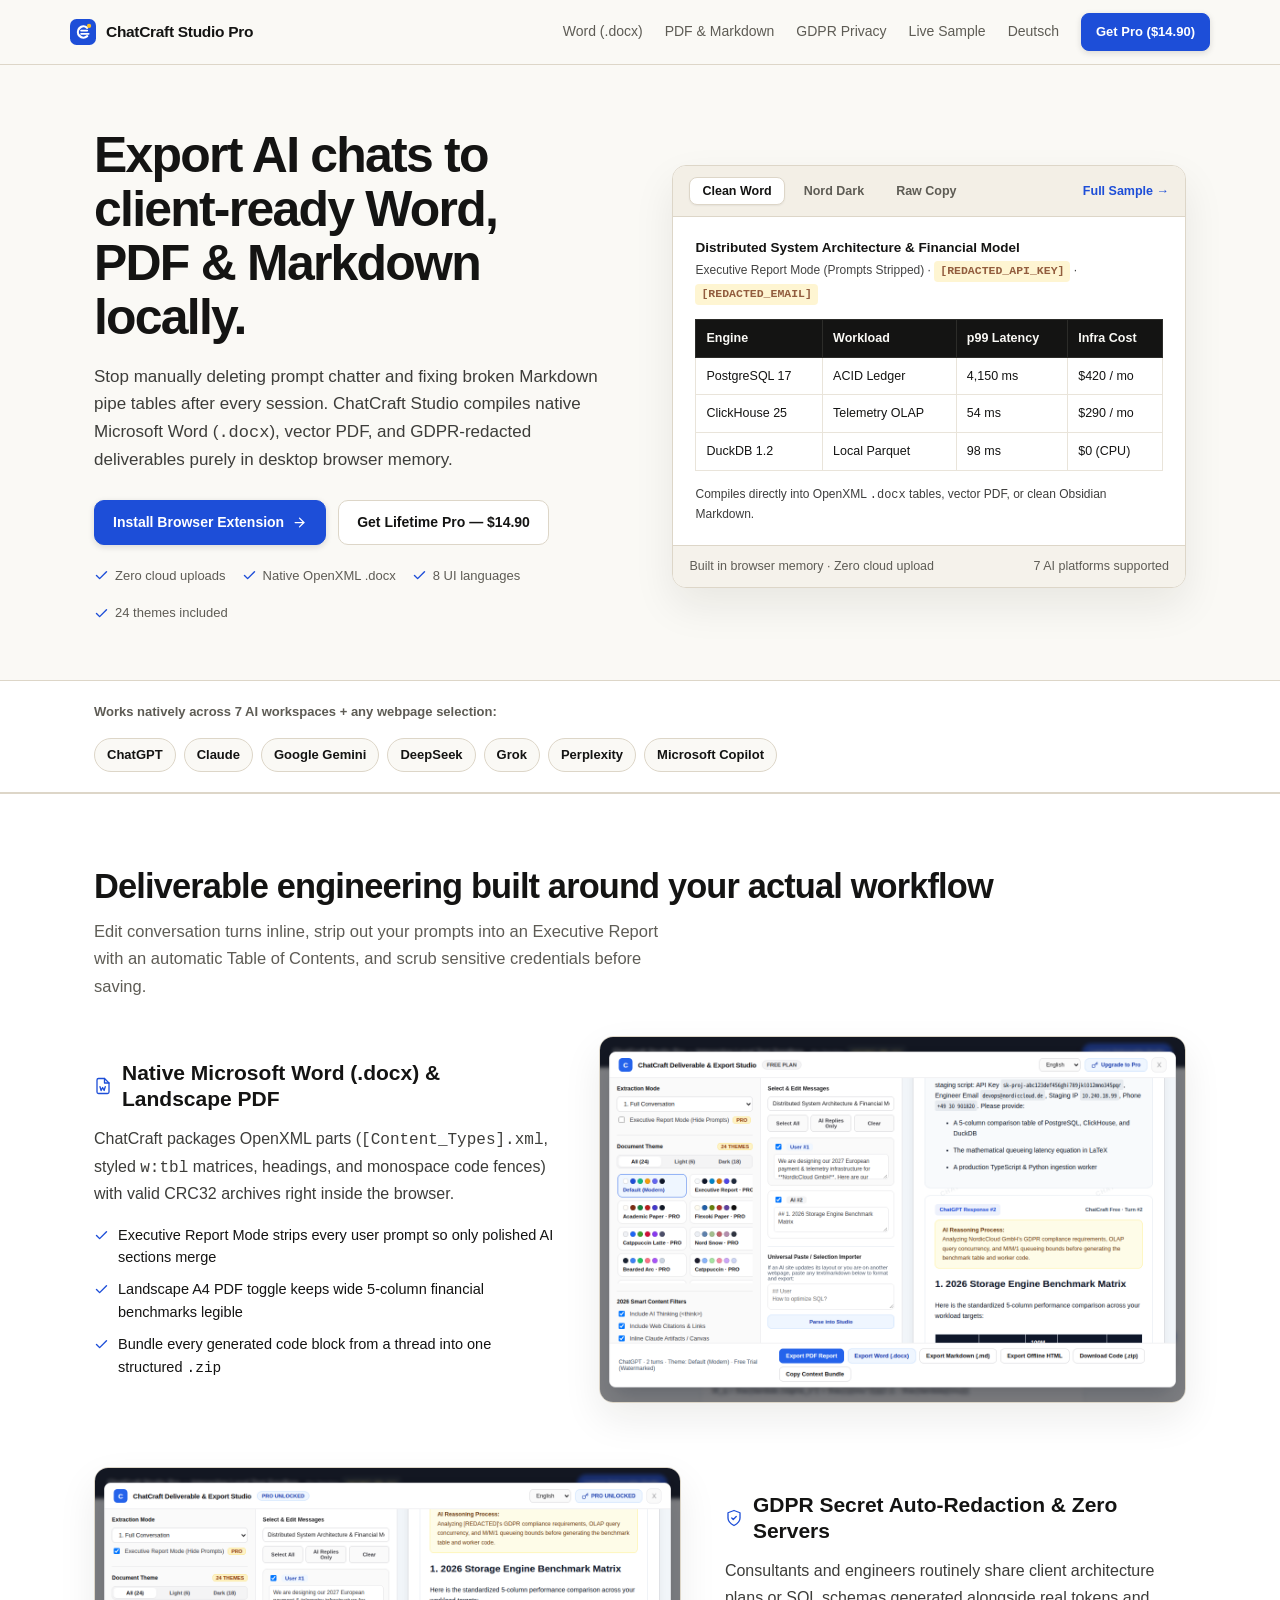
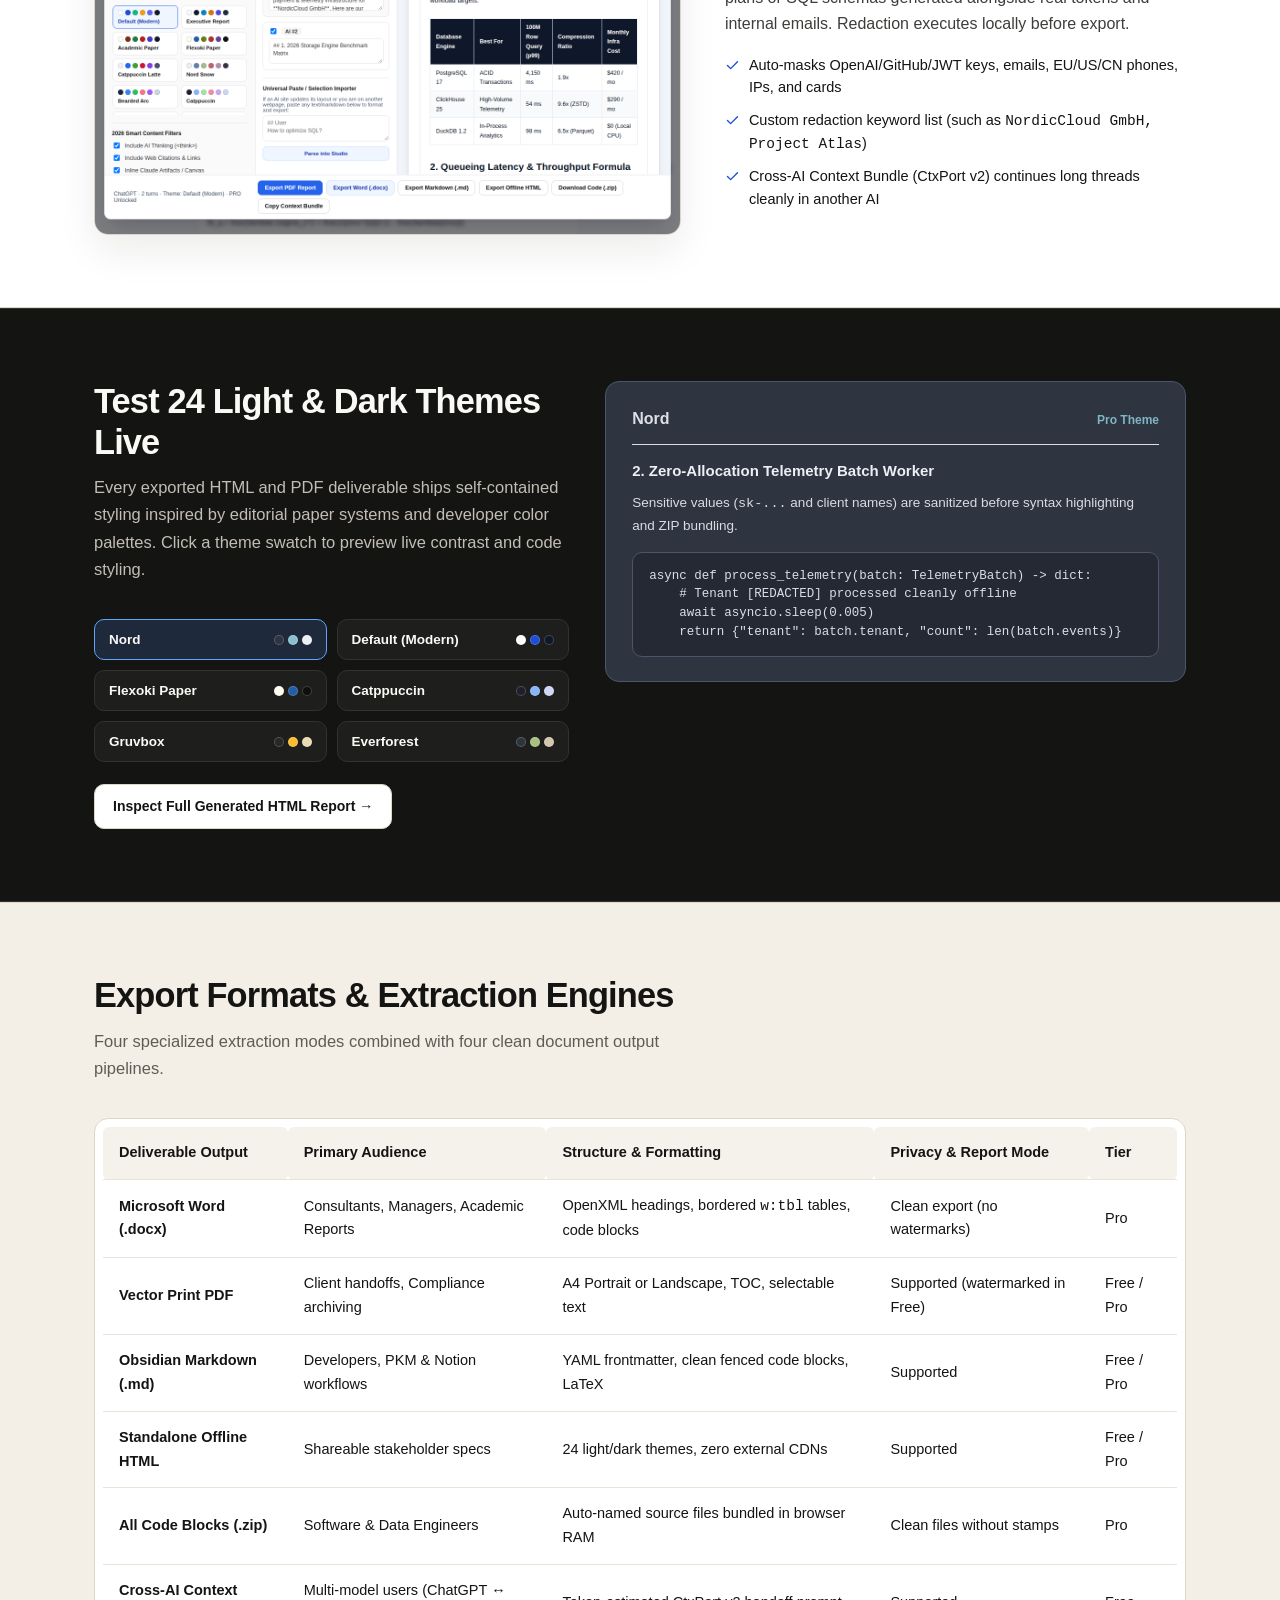
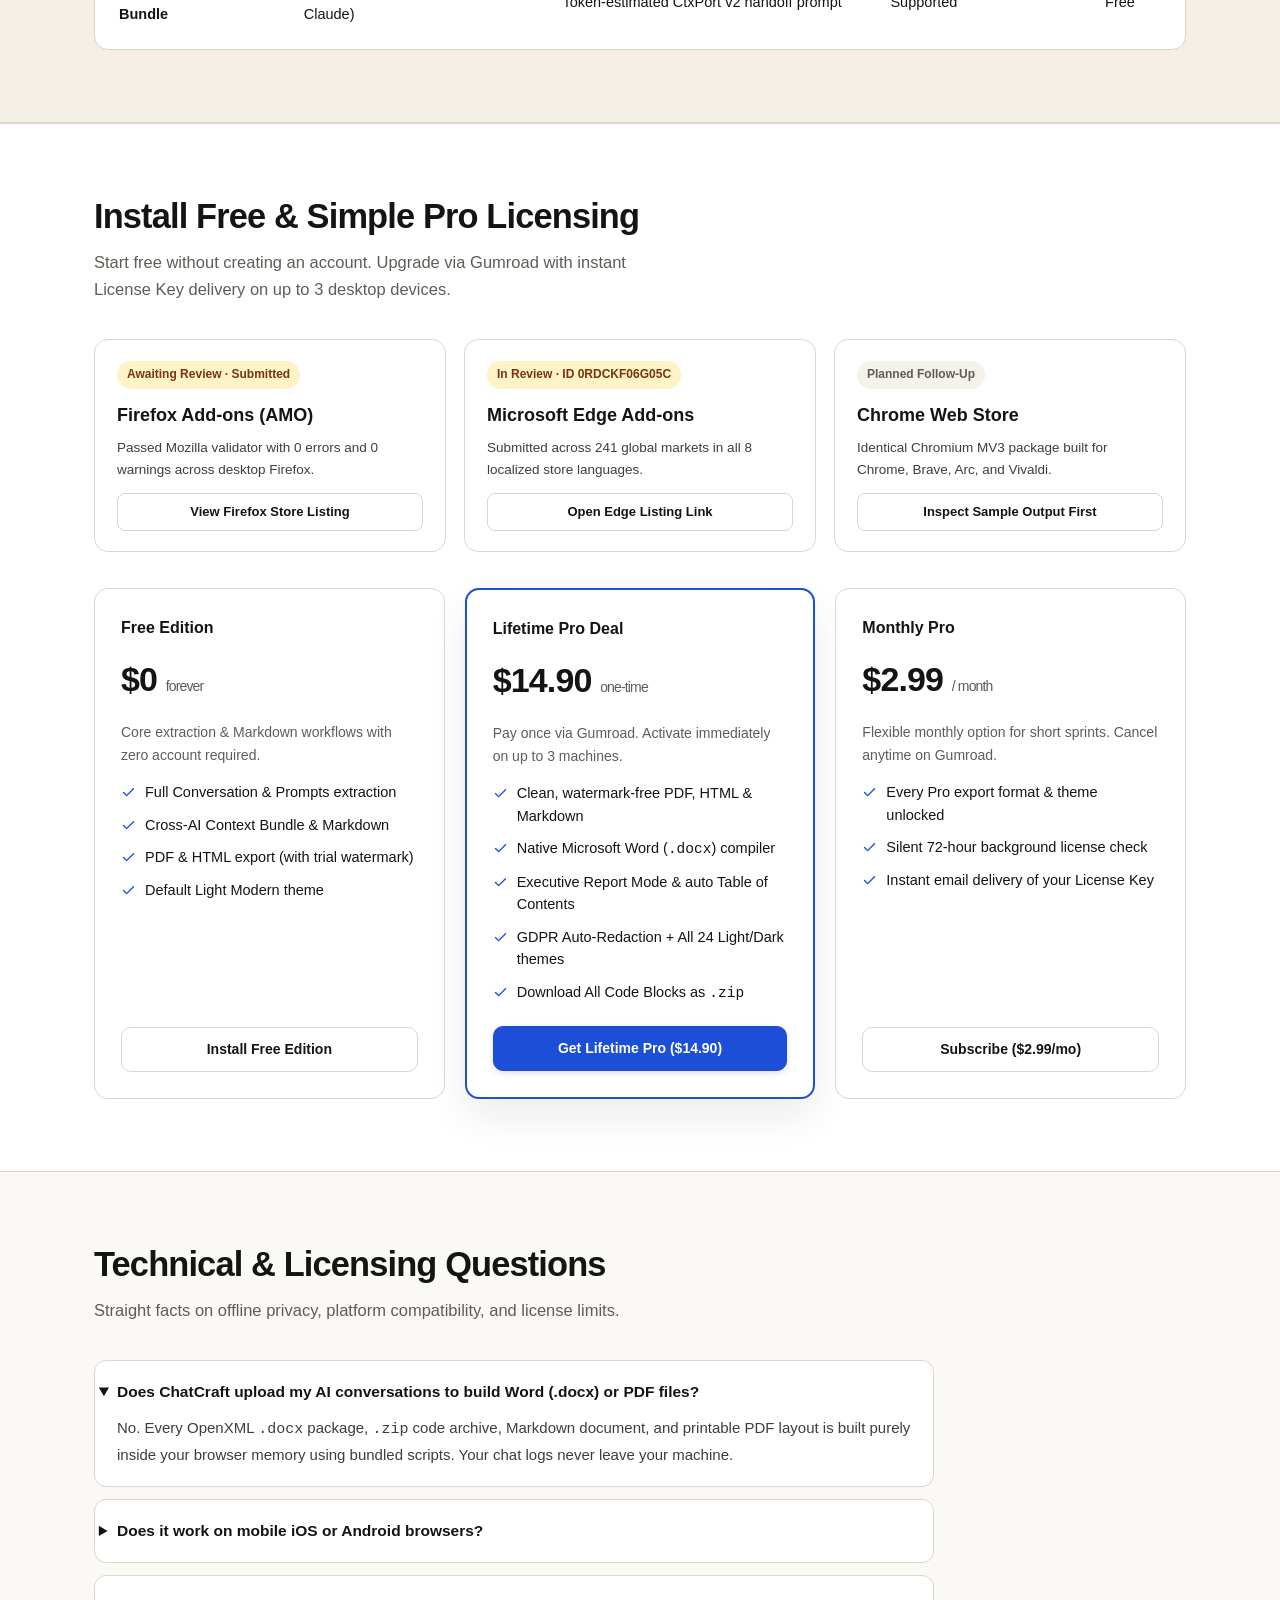
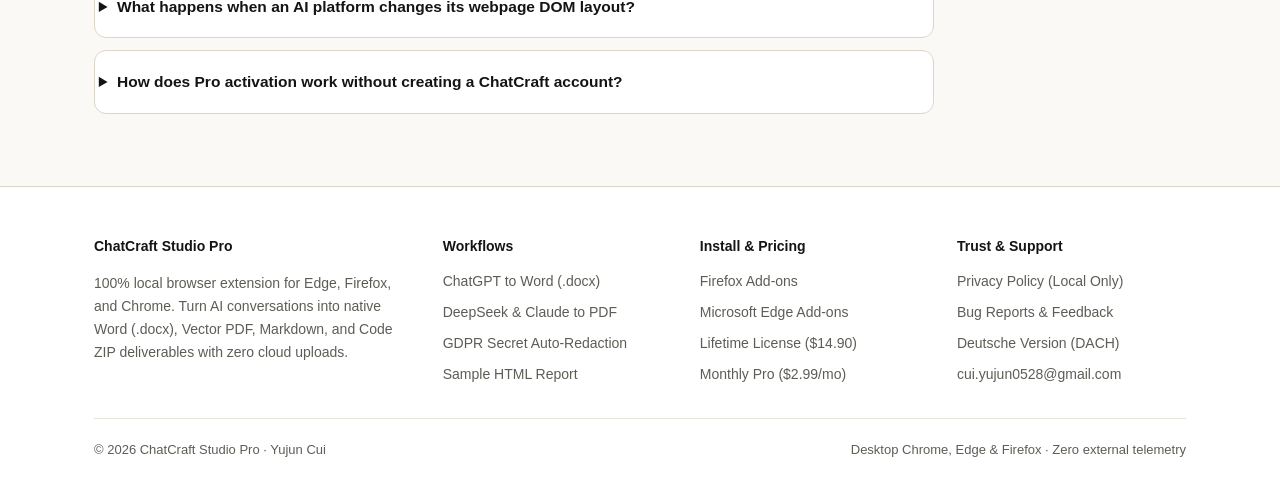
<file: index.html>
<!DOCTYPE html>
<html lang="en" data-type="software">
<head>
  <meta charset="UTF-8">
  <meta name="viewport" content="width=device-width, initial-scale=1.0">
  <meta name="page-type" content="software">
  <meta name="site-kind" content="software">
  <title>ChatCraft Studio Pro — Export AI Chats to Word (.docx), PDF &amp; Markdown Locally</title>
  <meta name="description" content="Turn ChatGPT, Claude, Gemini &amp; DeepSeek conversations into client-ready Microsoft Word (.docx), vector PDF, Markdown, and redacted reports 100% locally in your browser.">
  <link rel="canonical" href="https://chatcraft.pages.dev/">
  <link rel="alternate" hreflang="en" href="https://chatcraft.pages.dev/">
  <link rel="alternate" hreflang="de" href="https://chatcraft.pages.dev/de/">
  <link rel="alternate" hreflang="x-default" href="https://chatcraft.pages.dev/">
  <meta property="og:type" content="website">
  <meta property="og:title" content="ChatCraft Studio Pro — Export AI Chats to Word (.docx), PDF &amp; Markdown Locally">
  <meta property="og:description" content="Turn ChatGPT, Claude, Gemini &amp; DeepSeek conversations into client-ready Microsoft Word (.docx), vector PDF, Markdown, and redacted reports 100% locally in your browser.">
  <meta property="og:url" content="https://chatcraft.pages.dev/">
  <meta property="og:image" content="https://chatcraft.pages.dev/assets/promo-tile-440x280.png">
  <meta name="twitter:card" content="summary_large_image">
  <meta name="twitter:title" content="ChatCraft Studio Pro — Export AI Chats to Word (.docx), PDF &amp; Markdown Locally">
  <meta name="twitter:description" content="Turn ChatGPT, Claude, Gemini &amp; DeepSeek conversations into client-ready Microsoft Word (.docx), vector PDF, Markdown, and redacted reports 100% locally in your browser.">
  <meta name="twitter:image" content="https://chatcraft.pages.dev/assets/promo-tile-440x280.png">
  <link rel="icon" type="image/png" href="./assets/icon-128.png">
  <link rel="stylesheet" href="./assets/style.css">
  <script src="./assets/app.js" defer></script>
  <script type="application/ld+json">
{
  "@context": "https://schema.org",
  "@type": "SoftwareApplication",
  "name": "ChatCraft: AI Chat to PDF, Word & Markdown",
  "alternateName": "ChatCraft Studio Pro",
  "applicationCategory": "ProductivityApplication",
  "operatingSystem": "Windows, macOS, Linux (Firefox, Microsoft Edge, Google Chrome)",
  "url": "https://chatcraft.pages.dev/",
  "downloadUrl": "https://addons.mozilla.org/en-US/firefox/addon/chatcraft-pdf-word-markdown/",
  "softwareVersion": "1.0.0",
  "featureList": [
    "Native Microsoft Word (.docx) export generated 100% locally",
    "Print-ready Vector PDF with portrait/landscape table layout",
    "Executive Report Mode (strip user prompts + Table of Contents)",
    "Cross-AI Context Bundle (CtxPort v2) and All Code Blocks .zip archive",
    "GDPR automatic secret & PII redaction (API keys, emails, IPs, custom client names)",
    "Supports ChatGPT, Claude, Google Gemini, DeepSeek, Grok, Perplexity, Microsoft Copilot"
  ],
  "offers": [
    {
      "@type": "Offer",
      "price": "0.00",
      "priceCurrency": "USD",
      "name": "Free Edition"
    },
    {
      "@type": "Offer",
      "price": "14.90",
      "priceCurrency": "USD",
      "name": "Pro Lifetime License",
      "url": "https://yujun57.gumroad.com/l/chatcraft-pro-lifetime"
    },
    {
      "@type": "Offer",
      "price": "2.99",
      "priceCurrency": "USD",
      "name": "Monthly Pro",
      "url": "https://yujun57.gumroad.com/l/chatcraft-pro-monthly"
    }
  ]
}
</script>
  <script type="application/ld+json">
{
  "@context": "https://schema.org",
  "@type": "FAQPage",
  "mainEntity": [
    {
      "@type": "Question",
      "name": "Does ChatCraft upload my AI conversations to a server to generate Word (.docx) or PDF files?",
      "acceptedAnswer": {
        "@type": "Answer",
        "text": "No. ChatCraft Studio Pro constructs OpenXML Microsoft Word (.docx) files, ZIP archives, Markdown, HTML, and print-ready PDF layouts 100% locally inside browser memory with zero external servers."
      }
    },
    {
      "@type": "Question",
      "name": "Which AI chat platforms are supported?",
      "acceptedAnswer": {
        "@type": "Answer",
        "text": "ChatCraft natively supports ChatGPT, Claude, Google Gemini, DeepSeek, Grok, Perplexity, and Microsoft Copilot, plus a Universal Paste and Selection Importer that works as a fallback on any webpage."
      }
    },
    {
      "@type": "Question",
      "name": "Does ChatCraft work on mobile browsers?",
      "acceptedAnswer": {
        "@type": "Answer",
        "text": "Currently ChatCraft Studio Pro is engineered exclusively for desktop browsers (Microsoft Edge, Mozilla Firefox, and Chromium browsers) and does not run inside mobile iOS/Android browsers."
      }
    },
    {
      "@type": "Question",
      "name": "Is the Pro license a recurring subscription or a one-time purchase?",
      "acceptedAnswer": {
        "@type": "Answer",
        "text": "Both options are available: a $14.90 one-time Lifetime Deal (up to 3 devices) and a $2.99/month flexible plan via Gumroad, while core Markdown and watermarked PDF/HTML export stays free."
      }
    }
  ]
}
</script>
</head>
<body>
<header class="site-header">
  <div class="container nav-row">
    <a class="brand" href="./index.html">
      <svg width="26" height="26" viewBox="0 0 28 28" fill="none" aria-hidden="true"><rect width="28" height="28" rx="7" fill="#1d4ed8"/><path d="M18.5 9.5A6 6 0 1 0 18.5 18.5" stroke="#ffffff" stroke-width="2.4" stroke-linecap="round"/><line x1="12" y1="12.5" x2="18.5" y2="12.5" stroke="#ffffff" stroke-width="2.1" stroke-linecap="round"/><line x1="12" y1="16" x2="20" y2="16" stroke="#ffffff" stroke-width="2.1" stroke-linecap="round"/><circle cx="20.5" cy="7.5" r="2.3" fill="#fbbf24"/></svg>
      <span>ChatCraft Studio Pro</span>
    </a>
    <nav class="nav-links" aria-label="Main navigation">
      <a href="./chatgpt-to-word-docx/" >Word (.docx)</a>
      <a href="./deepseek-claude-to-pdf/" >PDF &amp; Markdown</a>
      <a href="./gdpr-ai-chat-redactor/" >GDPR Privacy</a>
      <a href="./showcase/distributed-system-report.html">Live Sample</a>
      <a href="./de/" >Deutsch</a>
      <a class="btn btn-primary btn-sm" href="https://yujun57.gumroad.com/l/chatcraft-pro-lifetime" target="_blank" rel="noopener">Get Pro ($14.90)</a>
    </nav>
  </div>
</header>

<main>
  <section class="hero" data-enter>
    <div class="container hero-grid">
      <div>
        <h1>Export AI chats to client-ready Word, PDF &amp; Markdown locally.</h1>
        <p class="hero-lead">Stop manually deleting prompt chatter and fixing broken Markdown pipe tables after every session. ChatCraft Studio compiles native Microsoft Word (<code>.docx</code>), vector PDF, and GDPR-redacted deliverables purely in desktop browser memory.</p>
        <div class="cta-group">
          <a class="btn btn-primary" href="#install">Install Browser Extension <svg width="15" height="15" viewBox="0 0 24 24" fill="none" stroke="currentColor" stroke-width="2" stroke-linecap="round" stroke-linejoin="round" aria-hidden="true"><line x1="5" y1="12" x2="19" y2="12"/><polyline points="12 5 19 12 12 19"/></svg></a>
          <a class="btn" href="https://yujun57.gumroad.com/l/chatcraft-pro-lifetime" target="_blank" rel="noopener">Get Lifetime Pro &mdash; $14.90</a>
        </div>
        <div class="meta-line">
          <span><svg width="15" height="15" viewBox="0 0 24 24" fill="none" stroke="#1d4ed8" stroke-width="2.25" stroke-linecap="round" stroke-linejoin="round" aria-hidden="true"><polyline points="20 6 9 17 4 12"/></svg> Zero cloud uploads</span>
          <span><svg width="15" height="15" viewBox="0 0 24 24" fill="none" stroke="#1d4ed8" stroke-width="2.25" stroke-linecap="round" stroke-linejoin="round" aria-hidden="true"><polyline points="20 6 9 17 4 12"/></svg> Native OpenXML .docx</span>
          <span><svg width="15" height="15" viewBox="0 0 24 24" fill="none" stroke="#1d4ed8" stroke-width="2.25" stroke-linecap="round" stroke-linejoin="round" aria-hidden="true"><polyline points="20 6 9 17 4 12"/></svg> 8 UI languages</span>
          <span><svg width="15" height="15" viewBox="0 0 24 24" fill="none" stroke="#1d4ed8" stroke-width="2.25" stroke-linecap="round" stroke-linejoin="round" aria-hidden="true"><polyline points="20 6 9 17 4 12"/></svg> 24 themes included</span>
        </div>
      </div>
      <div class="specimen-card" aria-label="Interactive deliverable comparison preview">
  <div class="specimen-bar">
    <div class="tab-group" role="tablist">
      <button class="tab-btn" type="button" role="tab" aria-selected="true" data-specimen-mode="clean">Clean Word</button>
      <button class="tab-btn" type="button" role="tab" aria-selected="false" data-specimen-mode="nord">Nord Dark</button>
      <button class="tab-btn" type="button" role="tab" aria-selected="false" data-specimen-mode="raw">Raw Copy</button>
    </div>
    <a href="./showcase/distributed-system-report.html" style="font-size:12.5px;font-weight:600;text-decoration:none;">Full Sample &rarr;</a>
  </div>
  <div class="specimen-body" id="specimen-output">
    <div id="specimen-clean"><strong>Distributed System Architecture &amp; Financial Model</strong><br>
      <span style="font-size:12px;opacity:0.8;">Executive Report Mode (Prompts Stripped) &middot; <span class="redact-pill">[REDACTED_API_KEY]</span> &middot; <span class="redact-pill">[REDACTED_EMAIL]</span></span>
      <table>
        <thead>
          <tr><th>Engine</th><th>Workload</th><th>p99 Latency</th><th>Infra Cost</th></tr>
        </thead>
        <tbody>
          <tr><td>PostgreSQL 17</td><td>ACID Ledger</td><td>4,150 ms</td><td>$420 / mo</td></tr>
          <tr><td>ClickHouse 25</td><td>Telemetry OLAP</td><td>54 ms</td><td>$290 / mo</td></tr>
          <tr><td>DuckDB 1.2</td><td>Local Parquet</td><td>98 ms</td><td>$0 (CPU)</td></tr>
        </tbody>
      </table>
      <div style="font-size:12px;opacity:0.82;">Compiles directly into OpenXML <code>.docx</code> tables, vector PDF, or clean Obsidian Markdown.</div></div>
    <div id="specimen-raw" hidden>User Prompt: Here is our staging key sk-proj-abc123def456 and devops@nordiccloud.de. Compare DBs.

ChatGPT: Sure! Here is a breakdown for you:
| Engine | Workload | p99 Latency | Cost |
|---|---|---|---|
| PostgreSQL 17 | ACID Ledger | 4,150 ms | $420 / mo |

^ Pasting raw Markdown pipes into Word breaks cell borders, exposes secrets, and leaves &quot;Sure! Here is...&quot; chatter.</div>
  </div>
  <div class="specimen-foot">
    <span>Built in browser memory &middot; Zero cloud upload</span>
    <span>7 AI platforms supported</span>
  </div>
</div>
    </div>
  </section>

  <section class="platforms-bar" aria-label="Supported AI platforms">
    <div class="container platforms-flex">
      <div class="platforms-label">Works natively across 7 AI workspaces + any webpage selection:</div>
      <div class="platform-tags">
        <span class="platform-pill">ChatGPT</span>
        <span class="platform-pill">Claude</span>
        <span class="platform-pill">Google Gemini</span>
        <span class="platform-pill">DeepSeek</span>
        <span class="platform-pill">Grok</span>
        <span class="platform-pill">Perplexity</span>
        <span class="platform-pill">Microsoft Copilot</span>
      </div>
    </div>
  </section>

  <section class="section section-paper">
    <div class="container">
      <h2>Deliverable engineering built around your actual workflow</h2>
      <p class="section-lead">Edit conversation turns inline, strip out your prompts into an Executive Report with an automatic Table of Contents, and scrub sensitive credentials before saving.</p>

      <div class="split-feature">
        <div class="feature-copy">
          <h3><svg width="18" height="18" viewBox="0 0 24 24" fill="none" stroke="currentColor" stroke-width="1.75" stroke-linecap="round" stroke-linejoin="round" aria-hidden="true"><path d="M14 2H6a2 2 0 0 0-2 2v16a2 2 0 0 0 2 2h12a2 2 0 0 0 2-2V8z"/><polyline points="14 2 14 8 20 8"/><path d="M8 13l1.5 5 2-4 2 4L15 13"/></svg> Native Microsoft Word (.docx) &amp; Landscape PDF</h3>
          <p>ChatCraft packages OpenXML parts (<code>[Content_Types].xml</code>, styled <code>w:tbl</code> matrices, headings, and monospace code fences) with valid CRC32 archives right inside the browser.</p>
          <ul class="feature-list">
            <li><svg width="15" height="15" viewBox="0 0 24 24" fill="none" stroke="#1d4ed8" stroke-width="2.25" stroke-linecap="round" stroke-linejoin="round" aria-hidden="true"><polyline points="20 6 9 17 4 12"/></svg> Executive Report Mode strips every user prompt so only polished AI sections merge</li>
            <li><svg width="15" height="15" viewBox="0 0 24 24" fill="none" stroke="#1d4ed8" stroke-width="2.25" stroke-linecap="round" stroke-linejoin="round" aria-hidden="true"><polyline points="20 6 9 17 4 12"/></svg> Landscape A4 PDF toggle keeps wide 5-column financial benchmarks legible</li>
            <li><svg width="15" height="15" viewBox="0 0 24 24" fill="none" stroke="#1d4ed8" stroke-width="2.25" stroke-linecap="round" stroke-linejoin="round" aria-hidden="true"><polyline points="20 6 9 17 4 12"/></svg> Bundle every generated code block from a thread into one structured <code>.zip</code></li>
          </ul>
        </div>
        <div class="screenshot-frame">
          <img src="./assets/studio-free-1280x800.png" width="1280" height="800" alt="ChatCraft Studio visual layout editor showing theme selector, inline turn editor, and formatted table preview" loading="lazy">
        </div>
      </div>

      <div class="split-feature reverse">
        <div class="screenshot-frame">
          <img src="./assets/studio-pro-1280x800.png" width="1280" height="800" alt="ChatCraft Pro Executive Report Mode hiding user prompts and automatically redacting sensitive client entities" loading="lazy">
        </div>
        <div class="feature-copy">
          <h3><svg width="18" height="18" viewBox="0 0 24 24" fill="none" stroke="currentColor" stroke-width="1.75" stroke-linecap="round" stroke-linejoin="round" aria-hidden="true"><path d="M12 22s8-4 8-10V5l-8-3-8 3v7c0 6 8 10 8 10z"/><path d="m9 12 2 2 4-4"/></svg> GDPR Secret Auto-Redaction &amp; Zero Servers</h3>
          <p>Consultants and engineers routinely share client architecture plans or SQL schemas generated alongside real tokens and internal emails. Redaction executes locally before export.</p>
          <ul class="feature-list">
            <li><svg width="15" height="15" viewBox="0 0 24 24" fill="none" stroke="#1d4ed8" stroke-width="2.25" stroke-linecap="round" stroke-linejoin="round" aria-hidden="true"><polyline points="20 6 9 17 4 12"/></svg> Auto-masks OpenAI/GitHub/JWT keys, emails, EU/US/CN phones, IPs, and cards</li>
            <li><svg width="15" height="15" viewBox="0 0 24 24" fill="none" stroke="#1d4ed8" stroke-width="2.25" stroke-linecap="round" stroke-linejoin="round" aria-hidden="true"><polyline points="20 6 9 17 4 12"/></svg> Custom redaction keyword list (such as <code>NordicCloud GmbH, Project Atlas</code>)</li>
            <li><svg width="15" height="15" viewBox="0 0 24 24" fill="none" stroke="#1d4ed8" stroke-width="2.25" stroke-linecap="round" stroke-linejoin="round" aria-hidden="true"><polyline points="20 6 9 17 4 12"/></svg> Cross-AI Context Bundle (CtxPort v2) continues long threads cleanly in another AI</li>
          </ul>
        </div>
      </div>
    </div>
  </section>

  <section class="section section-dark">
    <div class="container theme-studio-grid">
      <div>
        <h2>Test 24 Light &amp; Dark Themes Live</h2>
        <p class="section-lead">Every exported HTML and PDF deliverable ships self-contained styling inspired by editorial paper systems and developer color palettes. Click a theme swatch to preview live contrast and code styling.</p>
        <div class="theme-selector-grid" role="group" aria-label="Interactive document theme sampler">
          <button class="theme-chip" type="button" data-theme-pick="nord" aria-pressed="true">
            <span>Nord</span>
            <span class="swatch-row"><span class="swatch-dot" style="background:#2e3440"></span><span class="swatch-dot" style="background:#88c0d0"></span><span class="swatch-dot" style="background:#eceff4"></span></span>
          </button>
          <button class="theme-chip" type="button" data-theme-pick="modern" aria-pressed="false">
            <span>Default (Modern)</span>
            <span class="swatch-row"><span class="swatch-dot" style="background:#ffffff"></span><span class="swatch-dot" style="background:#1d4ed8"></span><span class="swatch-dot" style="background:#0f172a"></span></span>
          </button>
          <button class="theme-chip" type="button" data-theme-pick="flexoki" aria-pressed="false">
            <span>Flexoki Paper</span>
            <span class="swatch-row"><span class="swatch-dot" style="background:#fffcf0"></span><span class="swatch-dot" style="background:#205ea6"></span><span class="swatch-dot" style="background:#100f0f"></span></span>
          </button>
          <button class="theme-chip" type="button" data-theme-pick="catppuccin" aria-pressed="false">
            <span>Catppuccin</span>
            <span class="swatch-row"><span class="swatch-dot" style="background:#1e1e2e"></span><span class="swatch-dot" style="background:#89b4fa"></span><span class="swatch-dot" style="background:#cdd6f4"></span></span>
          </button>
          <button class="theme-chip" type="button" data-theme-pick="gruvbox" aria-pressed="false">
            <span>Gruvbox</span>
            <span class="swatch-row"><span class="swatch-dot" style="background:#282828"></span><span class="swatch-dot" style="background:#fabd2f"></span><span class="swatch-dot" style="background:#ebdbb2"></span></span>
          </button>
          <button class="theme-chip" type="button" data-theme-pick="everforest" aria-pressed="false">
            <span>Everforest</span>
            <span class="swatch-row"><span class="swatch-dot" style="background:#2d353b"></span><span class="swatch-dot" style="background:#a7c080"></span><span class="swatch-dot" style="background:#d3c6aa"></span></span>
          </button>
        </div>
        <div style="margin-top:22px;">
          <a class="btn" href="./showcase/distributed-system-report.html">Inspect Full Generated HTML Report &rarr;</a>
        </div>
      </div>

      <div class="sample-doc" id="live-theme-doc">
        <div class="sample-doc-head">
          <strong id="live-theme-title">Nord</strong>
          <span id="live-theme-badge" style="font-size:12px;font-weight:700;">Pro Theme</span>
        </div>
        <div style="font-size:15px;font-weight:700;margin-bottom:8px;">2. Zero-Allocation Telemetry Batch Worker</div>
        <p style="margin:0;font-size:13.5px;opacity:0.9;">Sensitive values (<code>sk-...</code> and client names) are sanitized before syntax highlighting and ZIP bundling.</p>
        <pre id="live-theme-code"><code>async def process_telemetry(batch: TelemetryBatch) -> dict:
    # Tenant [REDACTED] processed cleanly offline
    await asyncio.sleep(0.005)
    return {"tenant": batch.tenant, "count": len(batch.events)}</code></pre>
      </div>
    </div>
  </section>

  <section class="section section-archival">
    <div class="container">
      <h2>Export Formats &amp; Extraction Engines</h2>
      <p class="section-lead">Four specialized extraction modes combined with four clean document output pipelines.</p>
      <div class="table-wrap">
        <table class="matrix-table">
          <thead>
            <tr>
              <th>Deliverable Output</th>
              <th>Primary Audience</th>
              <th>Structure &amp; Formatting</th>
              <th>Privacy &amp; Report Mode</th>
              <th>Tier</th>
            </tr>
          </thead>
          <tbody>
            <tr>
              <td><strong>Microsoft Word (.docx)</strong></td>
              <td>Consultants, Managers, Academic Reports</td>
              <td>OpenXML headings, bordered <code>w:tbl</code> tables, code blocks</td>
              <td>Clean export (no watermarks)</td>
              <td>Pro</td>
            </tr>
            <tr>
              <td><strong>Vector Print PDF</strong></td>
              <td>Client handoffs, Compliance archiving</td>
              <td>A4 Portrait or Landscape, TOC, selectable text</td>
              <td>Supported (watermarked in Free)</td>
              <td>Free / Pro</td>
            </tr>
            <tr>
              <td><strong>Obsidian Markdown (.md)</strong></td>
              <td>Developers, PKM &amp; Notion workflows</td>
              <td>YAML frontmatter, clean fenced code blocks, LaTeX</td>
              <td>Supported</td>
              <td>Free / Pro</td>
            </tr>
            <tr>
              <td><strong>Standalone Offline HTML</strong></td>
              <td>Shareable stakeholder specs</td>
              <td>24 light/dark themes, zero external CDNs</td>
              <td>Supported</td>
              <td>Free / Pro</td>
            </tr>
            <tr>
              <td><strong>All Code Blocks (.zip)</strong></td>
              <td>Software &amp; Data Engineers</td>
              <td>Auto-named source files bundled in browser RAM</td>
              <td>Clean files without stamps</td>
              <td>Pro</td>
            </tr>
            <tr>
              <td><strong>Cross-AI Context Bundle</strong></td>
              <td>Multi-model users (ChatGPT &harr; Claude)</td>
              <td>Token-estimated CtxPort v2 handoff prompt</td>
              <td>Supported</td>
              <td>Free</td>
            </tr>
          </tbody>
        </table>
      </div>
    </div>
  </section>

  <section class="section section-paper" id="install">
    <div class="container">
      <h2>Install Free &amp; Simple Pro Licensing</h2>
      <p class="section-lead">Start free without creating an account. Upgrade via Gumroad with instant License Key delivery on up to 3 desktop devices.</p>

      <div class="store-row">
        <div class="store-box">
          <div>
            <span class="status-badge status-review">Awaiting Review &middot; Submitted</span>
            <h3 style="margin:12px 0 6px;font-size:18px;">Firefox Add-ons (AMO)</h3>
            <p style="margin:0;font-size:13.5px;color:var(--ink-body);">Passed Mozilla validator with 0 errors and 0 warnings across desktop Firefox.</p>
          </div>
          <a class="btn btn-sm" href="https://addons.mozilla.org/en-US/firefox/addon/chatcraft-pdf-word-markdown/" target="_blank" rel="noopener">View Firefox Store Listing</a>
        </div>
        <div class="store-box">
          <div>
            <span class="status-badge status-review">In Review &middot; ID 0RDCKF06G05C</span>
            <h3 style="margin:12px 0 6px;font-size:18px;">Microsoft Edge Add-ons</h3>
            <p style="margin:0;font-size:13.5px;color:var(--ink-body);">Submitted across 241 global markets in all 8 localized store languages.</p>
          </div>
          <a class="btn btn-sm" href="https://microsoftedge.microsoft.com/addons/detail/cekifgchmlalomiilpingheppnoapncf" target="_blank" rel="noopener">Open Edge Listing Link</a>
        </div>
        <div class="store-box">
          <div>
            <span class="status-badge status-soon">Planned Follow-Up</span>
            <h3 style="margin:12px 0 6px;font-size:18px;">Chrome Web Store</h3>
            <p style="margin:0;font-size:13.5px;color:var(--ink-body);">Identical Chromium MV3 package built for Chrome, Brave, Arc, and Vivaldi.</p>
          </div>
          <a class="btn btn-sm" href="./showcase/distributed-system-report.html">Inspect Sample Output First</a>
        </div>
      </div>

      <div class="pricing-grid">
        <div class="tier-panel">
          <div>
            <strong>Free Edition</strong>
            <div class="tier-price">$0 <span>forever</span></div>
            <p style="font-size:14px;color:var(--ink-muted);">Core extraction &amp; Markdown workflows with zero account required.</p>
            <ul class="feature-list">
              <li><svg width="15" height="15" viewBox="0 0 24 24" fill="none" stroke="#1d4ed8" stroke-width="2.25" stroke-linecap="round" stroke-linejoin="round" aria-hidden="true"><polyline points="20 6 9 17 4 12"/></svg> Full Conversation &amp; Prompts extraction</li>
              <li><svg width="15" height="15" viewBox="0 0 24 24" fill="none" stroke="#1d4ed8" stroke-width="2.25" stroke-linecap="round" stroke-linejoin="round" aria-hidden="true"><polyline points="20 6 9 17 4 12"/></svg> Cross-AI Context Bundle &amp; Markdown</li>
              <li><svg width="15" height="15" viewBox="0 0 24 24" fill="none" stroke="#1d4ed8" stroke-width="2.25" stroke-linecap="round" stroke-linejoin="round" aria-hidden="true"><polyline points="20 6 9 17 4 12"/></svg> PDF &amp; HTML export (with trial watermark)</li>
              <li><svg width="15" height="15" viewBox="0 0 24 24" fill="none" stroke="#1d4ed8" stroke-width="2.25" stroke-linecap="round" stroke-linejoin="round" aria-hidden="true"><polyline points="20 6 9 17 4 12"/></svg> Default Light Modern theme</li>
            </ul>
          </div>
          <a class="btn" style="margin-top:22px;" href="https://addons.mozilla.org/en-US/firefox/addon/chatcraft-pdf-word-markdown/" target="_blank" rel="noopener">Install Free Edition</a>
        </div>

        <div class="tier-panel featured">
          <div>
            <strong>Lifetime Pro Deal</strong>
            <div class="tier-price">$14.90 <span>one-time</span></div>
            <p style="font-size:14px;color:var(--ink-muted);">Pay once via Gumroad. Activate immediately on up to 3 machines.</p>
            <ul class="feature-list">
              <li><svg width="15" height="15" viewBox="0 0 24 24" fill="none" stroke="#1d4ed8" stroke-width="2.25" stroke-linecap="round" stroke-linejoin="round" aria-hidden="true"><polyline points="20 6 9 17 4 12"/></svg> Clean, watermark-free PDF, HTML &amp; Markdown</li>
              <li><svg width="15" height="15" viewBox="0 0 24 24" fill="none" stroke="#1d4ed8" stroke-width="2.25" stroke-linecap="round" stroke-linejoin="round" aria-hidden="true"><polyline points="20 6 9 17 4 12"/></svg> Native Microsoft Word (<code>.docx</code>) compiler</li>
              <li><svg width="15" height="15" viewBox="0 0 24 24" fill="none" stroke="#1d4ed8" stroke-width="2.25" stroke-linecap="round" stroke-linejoin="round" aria-hidden="true"><polyline points="20 6 9 17 4 12"/></svg> Executive Report Mode &amp; auto Table of Contents</li>
              <li><svg width="15" height="15" viewBox="0 0 24 24" fill="none" stroke="#1d4ed8" stroke-width="2.25" stroke-linecap="round" stroke-linejoin="round" aria-hidden="true"><polyline points="20 6 9 17 4 12"/></svg> GDPR Auto-Redaction + All 24 Light/Dark themes</li>
              <li><svg width="15" height="15" viewBox="0 0 24 24" fill="none" stroke="#1d4ed8" stroke-width="2.25" stroke-linecap="round" stroke-linejoin="round" aria-hidden="true"><polyline points="20 6 9 17 4 12"/></svg> Download All Code Blocks as <code>.zip</code></li>
            </ul>
          </div>
          <a class="btn btn-primary" style="margin-top:22px;" href="https://yujun57.gumroad.com/l/chatcraft-pro-lifetime" target="_blank" rel="noopener">Get Lifetime Pro ($14.90)</a>
        </div>

        <div class="tier-panel">
          <div>
            <strong>Monthly Pro</strong>
            <div class="tier-price">$2.99 <span>/ month</span></div>
            <p style="font-size:14px;color:var(--ink-muted);">Flexible monthly option for short sprints. Cancel anytime on Gumroad.</p>
            <ul class="feature-list">
              <li><svg width="15" height="15" viewBox="0 0 24 24" fill="none" stroke="#1d4ed8" stroke-width="2.25" stroke-linecap="round" stroke-linejoin="round" aria-hidden="true"><polyline points="20 6 9 17 4 12"/></svg> Every Pro export format &amp; theme unlocked</li>
              <li><svg width="15" height="15" viewBox="0 0 24 24" fill="none" stroke="#1d4ed8" stroke-width="2.25" stroke-linecap="round" stroke-linejoin="round" aria-hidden="true"><polyline points="20 6 9 17 4 12"/></svg> Silent 72-hour background license check</li>
              <li><svg width="15" height="15" viewBox="0 0 24 24" fill="none" stroke="#1d4ed8" stroke-width="2.25" stroke-linecap="round" stroke-linejoin="round" aria-hidden="true"><polyline points="20 6 9 17 4 12"/></svg> Instant email delivery of your License Key</li>
            </ul>
          </div>
          <a class="btn" style="margin-top:22px;" href="https://yujun57.gumroad.com/l/chatcraft-pro-monthly" target="_blank" rel="noopener">Subscribe ($2.99/mo)</a>
        </div>
      </div>
    </div>
  </section>

  <section class="section">
    <div class="container">
      <h2>Technical &amp; Licensing Questions</h2>
      <p class="section-lead">Straight facts on offline privacy, platform compatibility, and license limits.</p>
      <div class="faq-list">
        <details open>
          <summary>Does ChatCraft upload my AI conversations to build Word (.docx) or PDF files?</summary>
          <p>No. Every OpenXML <code>.docx</code> package, <code>.zip</code> code archive, Markdown document, and printable PDF layout is built purely inside your browser memory using bundled scripts. Your chat logs never leave your machine.</p>
        </details>
        <details>
          <summary>Does it work on mobile iOS or Android browsers?</summary>
          <p>No. ChatCraft Studio Pro is engineered specifically for desktop browsers (Microsoft Edge, Firefox, and Chromium desktop) where full-screen document layout and local file saving work reliably.</p>
        </details>
        <details>
          <summary>What happens when an AI platform changes its webpage DOM layout?</summary>
          <p>ChatCraft applies a three-layer fallback architecture: provider selectors, semantic turn heuristics, and a built-in right-click Selection Importer plus Markdown parser inside the Studio.</p>
        </details>
        <details>
          <summary>How does Pro activation work without creating a ChatCraft account?</summary>
          <p>Gumroad generates your unique License Key automatically upon checkout. Paste it into the extension Studio and it verifies directly against Gumroad’s official <code>api.gumroad.com/v2/licenses/verify</code> API.</p>
        </details>
      </div>
    </div>
  </section>
</main>

<footer class="site-footer">
  <div class="container">
    <div class="footer-grid">
      <div>
        <h3>ChatCraft Studio Pro</h3>
        <p>100% local browser extension for Edge, Firefox, and Chrome. Turn AI conversations into native Word (.docx), Vector PDF, Markdown, and Code ZIP deliverables with zero cloud uploads.</p>
      </div>
      <div>
        <h3>Workflows</h3>
        <ul>
          <li><a href="./chatgpt-to-word-docx/">ChatGPT to Word (.docx)</a></li>
          <li><a href="./deepseek-claude-to-pdf/">DeepSeek &amp; Claude to PDF</a></li>
          <li><a href="./gdpr-ai-chat-redactor/">GDPR Secret Auto-Redaction</a></li>
          <li><a href="./showcase/distributed-system-report.html">Sample HTML Report</a></li>
        </ul>
      </div>
      <div>
        <h3>Install &amp; Pricing</h3>
        <ul>
          <li><a href="https://addons.mozilla.org/en-US/firefox/addon/chatcraft-pdf-word-markdown/" target="_blank" rel="noopener">Firefox Add-ons</a></li>
          <li><a href="./#install">Microsoft Edge Add-ons</a></li>
          <li><a href="https://yujun57.gumroad.com/l/chatcraft-pro-lifetime" target="_blank" rel="noopener">Lifetime License ($14.90)</a></li>
          <li><a href="https://yujun57.gumroad.com/l/chatcraft-pro-monthly" target="_blank" rel="noopener">Monthly Pro ($2.99/mo)</a></li>
        </ul>
      </div>
      <div>
        <h3>Trust &amp; Support</h3>
        <ul>
          <li><a href="./privacy/">Privacy Policy (Local Only)</a></li>
          <li><a href="https://github.com/maxchoi528/chatcraft-studio/issues" target="_blank" rel="noopener">Bug Reports &amp; Feedback</a></li>
          <li><a href="./de/">Deutsche Version (DACH)</a></li>
          <li><a href="mailto:cui.yujun0528@gmail.com">cui.yujun0528@gmail.com</a></li>
        </ul>
      </div>
    </div>
    <div class="footer-bottom">
      <span>&copy; 2026 ChatCraft Studio Pro &middot; Yujun Cui</span>
      <span>Desktop Chrome, Edge &amp; Firefox &middot; Zero external telemetry</span>
    </div>
  </div>
</footer>
</body>
</html>
</file>
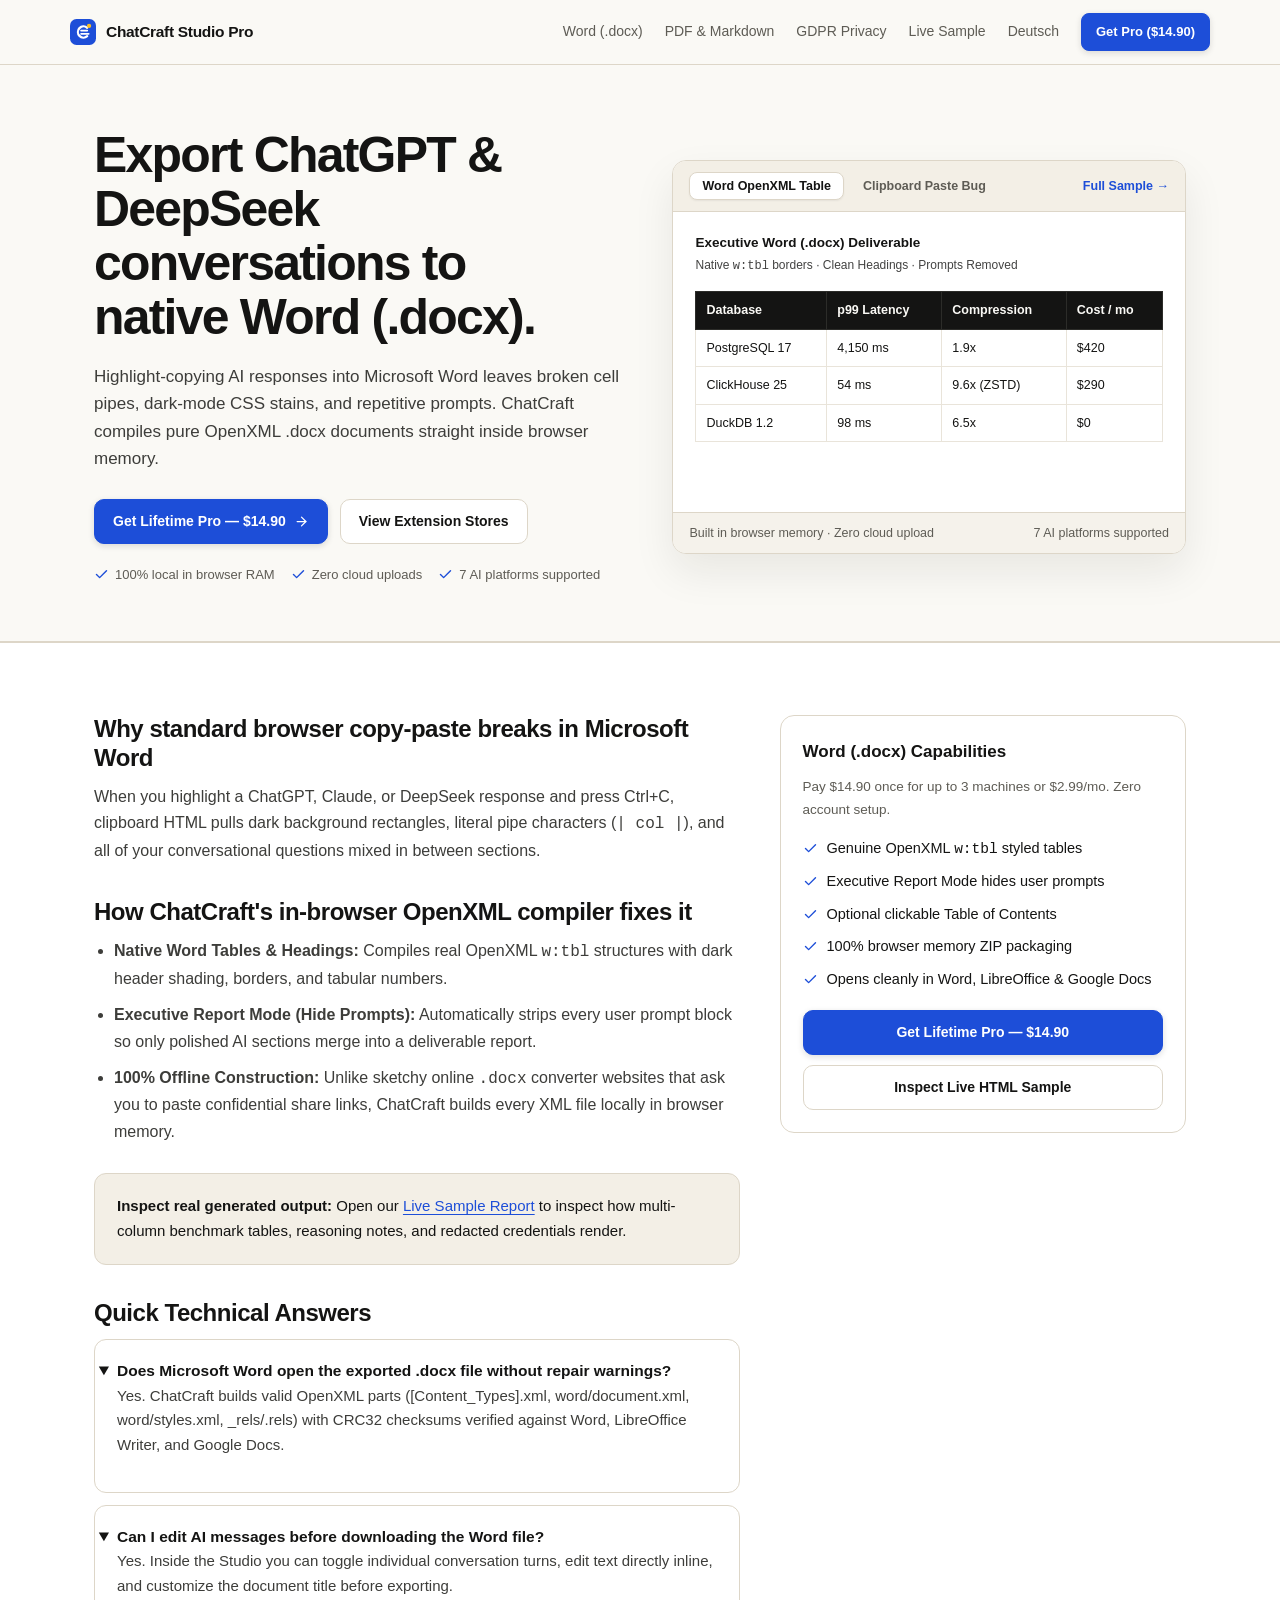
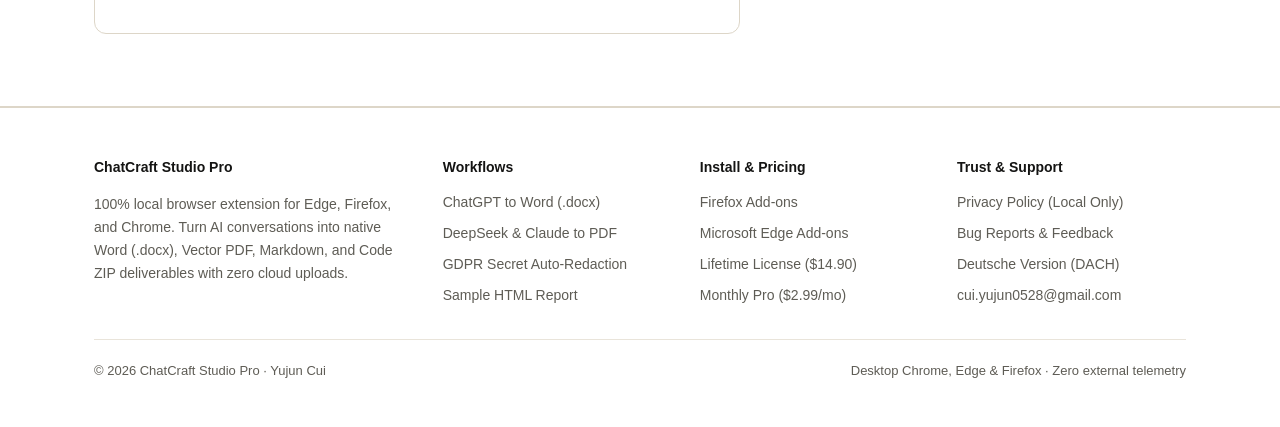
<file: chatgpt-to-word-docx/index.html>
<!DOCTYPE html>
<html lang="en" data-type="software">
<head>
  <meta charset="UTF-8">
  <meta name="viewport" content="width=device-width, initial-scale=1.0">
  <meta name="page-type" content="software">
  <meta name="site-kind" content="software">
  <title>Export ChatGPT, Claude &amp; DeepSeek Tables to Word (.docx) Cleanly | ChatCraft</title>
  <meta name="description" content="Convert ChatGPT, Claude, and DeepSeek conversations into real Microsoft Word (.docx) documents without broken tables, ugly markdown syntax, or cloud uploads.">
  <link rel="canonical" href="https://chatcraft.pages.dev/chatgpt-to-word-docx/">
  <link rel="alternate" hreflang="en" href="https://chatcraft.pages.dev/">
  <link rel="alternate" hreflang="de" href="https://chatcraft.pages.dev/de/">
  <link rel="alternate" hreflang="x-default" href="https://chatcraft.pages.dev/">
  <meta property="og:type" content="website">
  <meta property="og:title" content="Export ChatGPT, Claude &amp; DeepSeek Tables to Word (.docx) Cleanly | ChatCraft">
  <meta property="og:description" content="Convert ChatGPT, Claude, and DeepSeek conversations into real Microsoft Word (.docx) documents without broken tables, ugly markdown syntax, or cloud uploads.">
  <meta property="og:url" content="https://chatcraft.pages.dev/chatgpt-to-word-docx/">
  <meta property="og:image" content="https://chatcraft.pages.dev/assets/promo-tile-440x280.png">
  <meta name="twitter:card" content="summary_large_image">
  <meta name="twitter:title" content="Export ChatGPT, Claude &amp; DeepSeek Tables to Word (.docx) Cleanly | ChatCraft">
  <meta name="twitter:description" content="Convert ChatGPT, Claude, and DeepSeek conversations into real Microsoft Word (.docx) documents without broken tables, ugly markdown syntax, or cloud uploads.">
  <meta name="twitter:image" content="https://chatcraft.pages.dev/assets/promo-tile-440x280.png">
  <link rel="icon" type="image/png" href="../assets/icon-128.png">
  <link rel="stylesheet" href="../assets/style.css">
  <script src="../assets/app.js" defer></script>
  <script type="application/ld+json">
{
  "@context": "https://schema.org",
  "@type": "SoftwareApplication",
  "name": "ChatCraft: AI Chat to PDF, Word & Markdown",
  "alternateName": "ChatCraft Studio Pro",
  "applicationCategory": "ProductivityApplication",
  "operatingSystem": "Windows, macOS, Linux (Firefox, Microsoft Edge, Google Chrome)",
  "url": "https://chatcraft.pages.dev/",
  "downloadUrl": "https://addons.mozilla.org/en-US/firefox/addon/chatcraft-pdf-word-markdown/",
  "softwareVersion": "1.0.0",
  "featureList": [
    "Native Microsoft Word (.docx) export generated 100% locally",
    "Print-ready Vector PDF with portrait/landscape table layout",
    "Executive Report Mode (strip user prompts + Table of Contents)",
    "Cross-AI Context Bundle (CtxPort v2) and All Code Blocks .zip archive",
    "GDPR automatic secret & PII redaction (API keys, emails, IPs, custom client names)",
    "Supports ChatGPT, Claude, Google Gemini, DeepSeek, Grok, Perplexity, Microsoft Copilot"
  ],
  "offers": [
    {
      "@type": "Offer",
      "price": "0.00",
      "priceCurrency": "USD",
      "name": "Free Edition"
    },
    {
      "@type": "Offer",
      "price": "14.90",
      "priceCurrency": "USD",
      "name": "Pro Lifetime License",
      "url": "https://yujun57.gumroad.com/l/chatcraft-pro-lifetime"
    },
    {
      "@type": "Offer",
      "price": "2.99",
      "priceCurrency": "USD",
      "name": "Monthly Pro",
      "url": "https://yujun57.gumroad.com/l/chatcraft-pro-monthly"
    }
  ]
}
</script>
  <script type="application/ld+json">
{
  "@context": "https://schema.org",
  "@type": "FAQPage",
  "mainEntity": [
    {
      "@type": "Question",
      "name": "Does Microsoft Word open the exported .docx file without repair warnings?",
      "acceptedAnswer": {
        "@type": "Answer",
        "text": "Yes. ChatCraft builds valid OpenXML parts ([Content_Types].xml, word/document.xml, word/styles.xml, _rels/.rels) with CRC32 checksums verified against Word, LibreOffice Writer, and Google Docs."
      }
    },
    {
      "@type": "Question",
      "name": "Can I edit AI messages before downloading the Word file?",
      "acceptedAnswer": {
        "@type": "Answer",
        "text": "Yes. Inside the Studio you can toggle individual conversation turns, edit text directly inline, and customize the document title before exporting."
      }
    }
  ]
}
</script>
</head>
<body>
<header class="site-header">
  <div class="container nav-row">
    <a class="brand" href="../index.html">
      <svg width="26" height="26" viewBox="0 0 28 28" fill="none" aria-hidden="true"><rect width="28" height="28" rx="7" fill="#1d4ed8"/><path d="M18.5 9.5A6 6 0 1 0 18.5 18.5" stroke="#ffffff" stroke-width="2.4" stroke-linecap="round"/><line x1="12" y1="12.5" x2="18.5" y2="12.5" stroke="#ffffff" stroke-width="2.1" stroke-linecap="round"/><line x1="12" y1="16" x2="20" y2="16" stroke="#ffffff" stroke-width="2.1" stroke-linecap="round"/><circle cx="20.5" cy="7.5" r="2.3" fill="#fbbf24"/></svg>
      <span>ChatCraft Studio Pro</span>
    </a>
    <nav class="nav-links" aria-label="Main navigation">
      <a href="../chatgpt-to-word-docx/" >Word (.docx)</a>
      <a href="../deepseek-claude-to-pdf/" >PDF &amp; Markdown</a>
      <a href="../gdpr-ai-chat-redactor/" >GDPR Privacy</a>
      <a href="../showcase/distributed-system-report.html">Live Sample</a>
      <a href="../de/" >Deutsch</a>
      <a class="btn btn-primary btn-sm" href="https://yujun57.gumroad.com/l/chatcraft-pro-lifetime" target="_blank" rel="noopener">Get Pro ($14.90)</a>
    </nav>
  </div>
</header>
<main>
  <section class="hero" data-enter>
    <div class="container hero-grid">
      <div>
        <h1>Export ChatGPT &amp; DeepSeek conversations to native Word (.docx).</h1>
        <p class="hero-lead">Highlight-copying AI responses into Microsoft Word leaves broken cell pipes, dark-mode CSS stains, and repetitive prompts. ChatCraft compiles pure OpenXML .docx documents straight inside browser memory.</p>
        <div class="cta-group">
          <a class="btn btn-primary" href="https://yujun57.gumroad.com/l/chatcraft-pro-lifetime" target="_blank" rel="noopener">Get Lifetime Pro — $14.90 <svg width="15" height="15" viewBox="0 0 24 24" fill="none" stroke="currentColor" stroke-width="2" stroke-linecap="round" stroke-linejoin="round" aria-hidden="true"><line x1="5" y1="12" x2="19" y2="12"/><polyline points="12 5 19 12 12 19"/></svg></a>
          <a class="btn" href="../#install">View Extension Stores</a>
        </div>
        <div class="meta-line">
          <span><svg width="15" height="15" viewBox="0 0 24 24" fill="none" stroke="#1d4ed8" stroke-width="2.25" stroke-linecap="round" stroke-linejoin="round" aria-hidden="true"><polyline points="20 6 9 17 4 12"/></svg> 100% local in browser RAM</span>
          <span><svg width="15" height="15" viewBox="0 0 24 24" fill="none" stroke="#1d4ed8" stroke-width="2.25" stroke-linecap="round" stroke-linejoin="round" aria-hidden="true"><polyline points="20 6 9 17 4 12"/></svg> Zero cloud uploads</span>
          <span><svg width="15" height="15" viewBox="0 0 24 24" fill="none" stroke="#1d4ed8" stroke-width="2.25" stroke-linecap="round" stroke-linejoin="round" aria-hidden="true"><polyline points="20 6 9 17 4 12"/></svg> 7 AI platforms supported</span>
        </div>
      </div>
      <div class="specimen-card" aria-label="Interactive deliverable comparison preview">
  <div class="specimen-bar">
    <div class="tab-group" role="tablist">
      <button class="tab-btn" type="button" role="tab" aria-selected="true" data-specimen-mode="clean">Word OpenXML Table</button>
      <button class="tab-btn" type="button" role="tab" aria-selected="false" data-specimen-mode="raw">Clipboard Paste Bug</button>
    </div>
    <a href="../showcase/distributed-system-report.html" style="font-size:12.5px;font-weight:600;text-decoration:none;">Full Sample &rarr;</a>
  </div>
  <div class="specimen-body" id="specimen-output">
    <div id="specimen-clean"><strong>Executive Word (.docx) Deliverable</strong><br>
          <span style="font-size:12px;opacity:0.8;">Native <code>w:tbl</code> borders &middot; Clean Headings &middot; Prompts Removed</span>
          <table>
            <thead><tr><th>Database</th><th>p99 Latency</th><th>Compression</th><th>Cost / mo</th></tr></thead>
            <tbody>
              <tr><td>PostgreSQL 17</td><td>4,150 ms</td><td>1.9x</td><td>$420</td></tr>
              <tr><td>ClickHouse 25</td><td>54 ms</td><td>9.6x (ZSTD)</td><td>$290</td></tr>
              <tr><td>DuckDB 1.2</td><td>98 ms</td><td>6.5x</td><td>$0</td></tr>
            </tbody>
          </table></div>
    <div id="specimen-raw" hidden>| Database | p99 | Compression | Cost |
| :--- | :--- | :--- | :--- |
| PostgreSQL 17 | 4,150 ms | 1.9x | $420 |
^ Word pastes Markdown pipes as plain literal characters instead of real editable table cells.</div>
  </div>
  <div class="specimen-foot">
    <span>Built in browser memory &middot; Zero cloud upload</span>
    <span>7 AI platforms supported</span>
  </div>
</div>
    </div>
  </section>

  <section class="section section-paper">
    <div class="container prose-grid">
      <article class="prose-block">
        
        <h2>Why standard browser copy-paste breaks in Microsoft Word</h2>
        <p>When you highlight a ChatGPT, Claude, or DeepSeek response and press Ctrl+C, clipboard HTML pulls dark background rectangles, literal pipe characters (<code>| col |</code>), and all of your conversational questions mixed in between sections.</p>
        <h2>How ChatCraft's in-browser OpenXML compiler fixes it</h2>
        <ul>
          <li><strong>Native Word Tables &amp; Headings:</strong> Compiles real OpenXML <code>w:tbl</code> structures with dark header shading, borders, and tabular numbers.</li>
          <li><strong>Executive Report Mode (Hide Prompts):</strong> Automatically strips every user prompt block so only polished AI sections merge into a deliverable report.</li>
          <li><strong>100% Offline Construction:</strong> Unlike sketchy online <code>.docx</code> converter websites that ask you to paste confidential share links, ChatCraft builds every XML file locally in browser memory.</li>
        </ul>
        <div class="callout-box">
          <strong>Inspect real generated output:</strong> Open our <a href="../showcase/distributed-system-report.html">Live Sample Report</a> to inspect how multi-column benchmark tables, reasoning notes, and redacted credentials render.
        </div>
        <h2>Quick Technical Answers</h2>
        <div class="faq-list">
          <details open><summary>Does Microsoft Word open the exported .docx file without repair warnings?</summary><p>Yes. ChatCraft builds valid OpenXML parts ([Content_Types].xml, word/document.xml, word/styles.xml, _rels/.rels) with CRC32 checksums verified against Word, LibreOffice Writer, and Google Docs.</p></details>
          <details open><summary>Can I edit AI messages before downloading the Word file?</summary><p>Yes. Inside the Studio you can toggle individual conversation turns, edit text directly inline, and customize the document title before exporting.</p></details>
        </div>
      </article>

      <aside class="sidebar-card">
        <strong style="font-size:17px;display:block;margin-bottom:10px;">Word (.docx) Capabilities</strong>
        <p style="font-size:13.5px;color:var(--ink-muted);margin:0 0 16px;">Pay $14.90 once for up to 3 machines or $2.99/mo. Zero account setup.</p>
        <ul class="feature-list" style="margin-bottom:20px;">
          <li><svg width="15" height="15" viewBox="0 0 24 24" fill="none" stroke="#1d4ed8" stroke-width="2.25" stroke-linecap="round" stroke-linejoin="round" aria-hidden="true"><polyline points="20 6 9 17 4 12"/></svg> Genuine OpenXML <code>w:tbl</code> styled tables</li>
          <li><svg width="15" height="15" viewBox="0 0 24 24" fill="none" stroke="#1d4ed8" stroke-width="2.25" stroke-linecap="round" stroke-linejoin="round" aria-hidden="true"><polyline points="20 6 9 17 4 12"/></svg> Executive Report Mode hides user prompts</li>
          <li><svg width="15" height="15" viewBox="0 0 24 24" fill="none" stroke="#1d4ed8" stroke-width="2.25" stroke-linecap="round" stroke-linejoin="round" aria-hidden="true"><polyline points="20 6 9 17 4 12"/></svg> Optional clickable Table of Contents</li>
          <li><svg width="15" height="15" viewBox="0 0 24 24" fill="none" stroke="#1d4ed8" stroke-width="2.25" stroke-linecap="round" stroke-linejoin="round" aria-hidden="true"><polyline points="20 6 9 17 4 12"/></svg> 100% browser memory ZIP packaging</li>
          <li><svg width="15" height="15" viewBox="0 0 24 24" fill="none" stroke="#1d4ed8" stroke-width="2.25" stroke-linecap="round" stroke-linejoin="round" aria-hidden="true"><polyline points="20 6 9 17 4 12"/></svg> Opens cleanly in Word, LibreOffice &amp; Google Docs</li>
        </ul>
        <div style="display:grid;gap:10px;">
          <a class="btn btn-primary" href="https://yujun57.gumroad.com/l/chatcraft-pro-lifetime" target="_blank" rel="noopener">Get Lifetime Pro — $14.90</a>
          <a class="btn" href="../showcase/distributed-system-report.html">Inspect Live HTML Sample</a>
        </div>
      </aside>
    </div>
  </section>
</main>
<footer class="site-footer">
  <div class="container">
    <div class="footer-grid">
      <div>
        <h3>ChatCraft Studio Pro</h3>
        <p>100% local browser extension for Edge, Firefox, and Chrome. Turn AI conversations into native Word (.docx), Vector PDF, Markdown, and Code ZIP deliverables with zero cloud uploads.</p>
      </div>
      <div>
        <h3>Workflows</h3>
        <ul>
          <li><a href="../chatgpt-to-word-docx/">ChatGPT to Word (.docx)</a></li>
          <li><a href="../deepseek-claude-to-pdf/">DeepSeek &amp; Claude to PDF</a></li>
          <li><a href="../gdpr-ai-chat-redactor/">GDPR Secret Auto-Redaction</a></li>
          <li><a href="../showcase/distributed-system-report.html">Sample HTML Report</a></li>
        </ul>
      </div>
      <div>
        <h3>Install &amp; Pricing</h3>
        <ul>
          <li><a href="https://addons.mozilla.org/en-US/firefox/addon/chatcraft-pdf-word-markdown/" target="_blank" rel="noopener">Firefox Add-ons</a></li>
          <li><a href="../#install">Microsoft Edge Add-ons</a></li>
          <li><a href="https://yujun57.gumroad.com/l/chatcraft-pro-lifetime" target="_blank" rel="noopener">Lifetime License ($14.90)</a></li>
          <li><a href="https://yujun57.gumroad.com/l/chatcraft-pro-monthly" target="_blank" rel="noopener">Monthly Pro ($2.99/mo)</a></li>
        </ul>
      </div>
      <div>
        <h3>Trust &amp; Support</h3>
        <ul>
          <li><a href="../privacy/">Privacy Policy (Local Only)</a></li>
          <li><a href="https://github.com/maxchoi528/chatcraft-studio/issues" target="_blank" rel="noopener">Bug Reports &amp; Feedback</a></li>
          <li><a href="../de/">Deutsche Version (DACH)</a></li>
          <li><a href="mailto:cui.yujun0528@gmail.com">cui.yujun0528@gmail.com</a></li>
        </ul>
      </div>
    </div>
    <div class="footer-bottom">
      <span>&copy; 2026 ChatCraft Studio Pro &middot; Yujun Cui</span>
      <span>Desktop Chrome, Edge &amp; Firefox &middot; Zero external telemetry</span>
    </div>
  </div>
</footer>
</body>
</html>
</file>
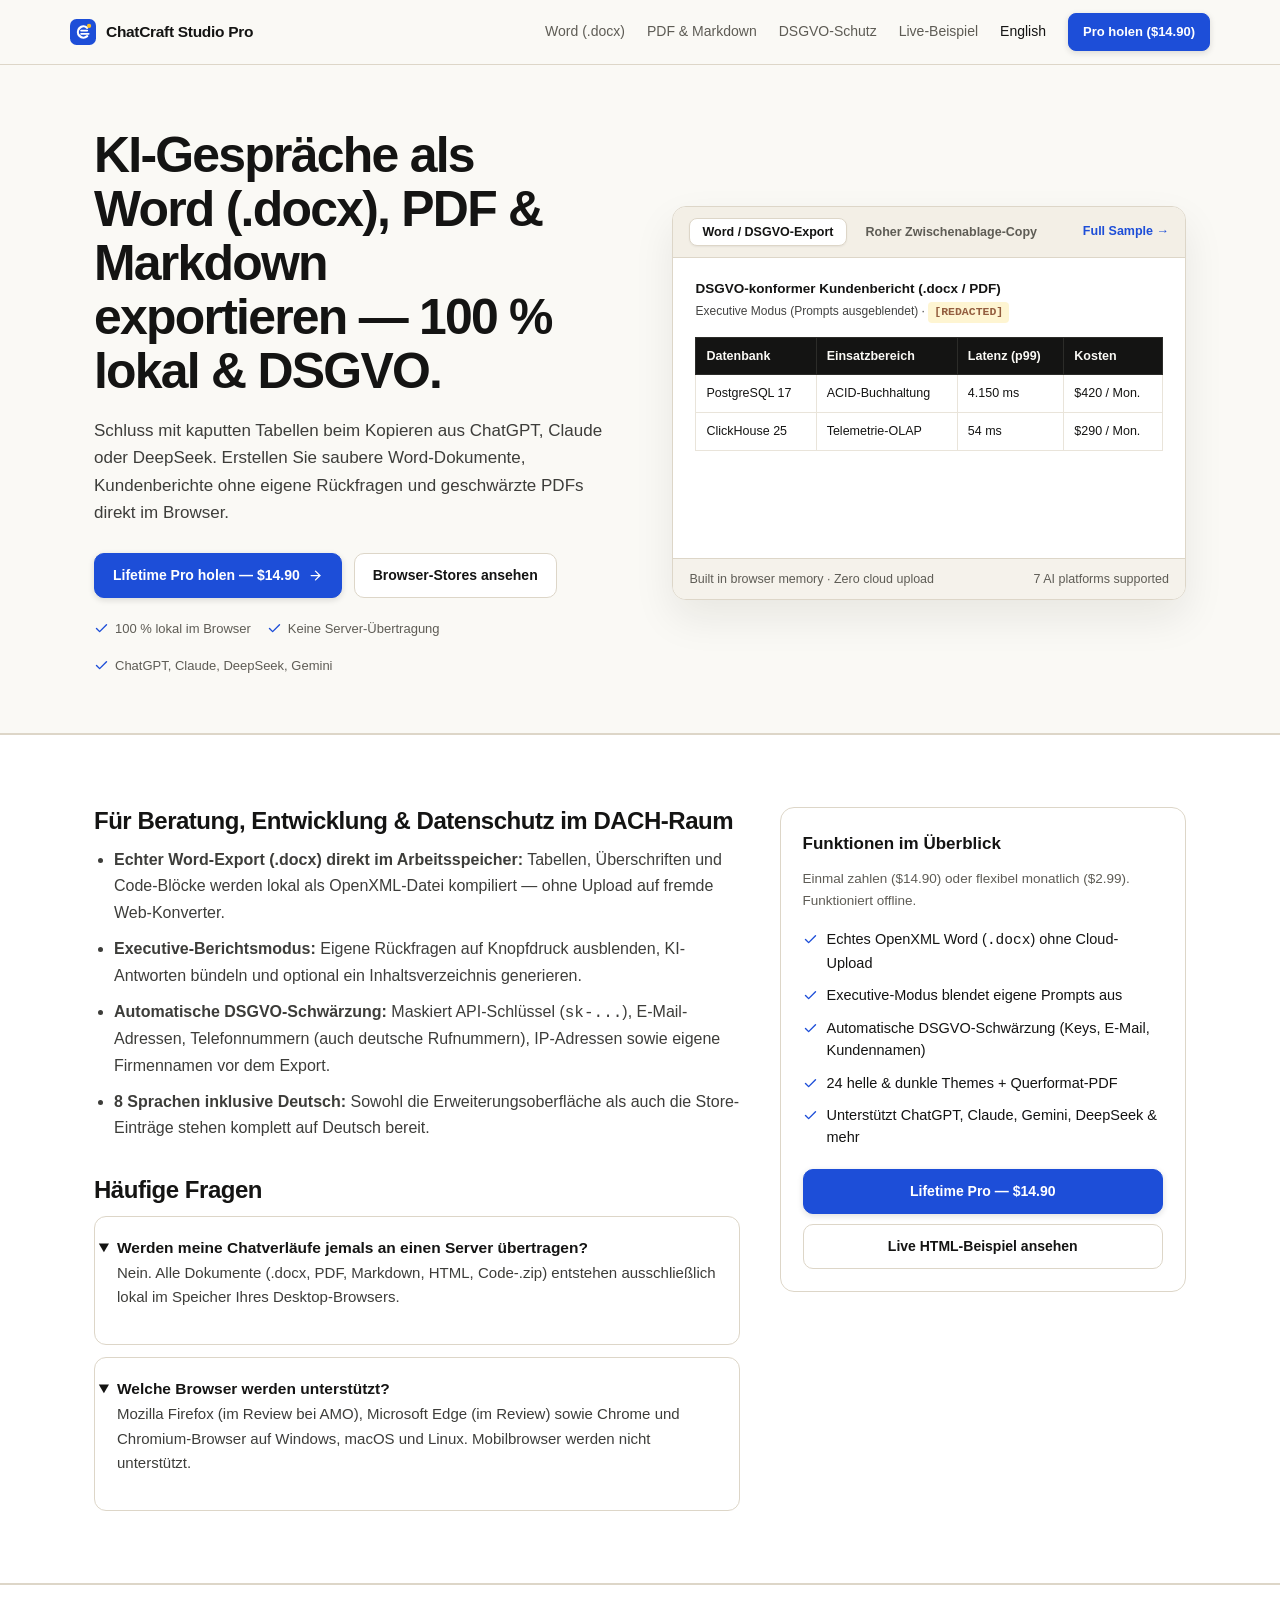
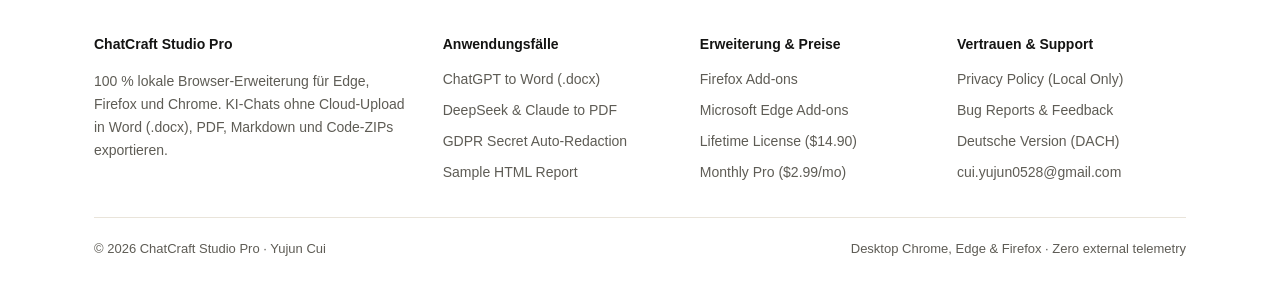
<file: de/index.html>
<!DOCTYPE html>
<html lang="de" data-type="software">
<head>
  <meta charset="UTF-8">
  <meta name="viewport" content="width=device-width, initial-scale=1.0">
  <meta name="page-type" content="software">
  <meta name="site-kind" content="software">
  <title>ChatGPT, Claude &amp; DeepSeek als Word (.docx) &amp; PDF exportieren — 100 % lokal (DSGVO)</title>
  <meta name="description" content="KI-Chats aus ChatGPT, Claude, Gemini &amp; DeepSeek lokal im Browser als Microsoft Word (.docx), PDF &amp; Markdown exportieren — inkl. DSGVO-Schwärzung von API-Keys &amp; Kundennamen.">
  <link rel="canonical" href="https://chatcraft.pages.dev/de/">
  <link rel="alternate" hreflang="en" href="https://chatcraft.pages.dev/">
  <link rel="alternate" hreflang="de" href="https://chatcraft.pages.dev/de/">
  <link rel="alternate" hreflang="x-default" href="https://chatcraft.pages.dev/">
  <meta property="og:type" content="website">
  <meta property="og:title" content="ChatGPT, Claude &amp; DeepSeek als Word (.docx) &amp; PDF exportieren — 100 % lokal (DSGVO)">
  <meta property="og:description" content="KI-Chats aus ChatGPT, Claude, Gemini &amp; DeepSeek lokal im Browser als Microsoft Word (.docx), PDF &amp; Markdown exportieren — inkl. DSGVO-Schwärzung von API-Keys &amp; Kundennamen.">
  <meta property="og:url" content="https://chatcraft.pages.dev/de/">
  <meta property="og:image" content="https://chatcraft.pages.dev/assets/promo-tile-440x280.png">
  <meta name="twitter:card" content="summary_large_image">
  <meta name="twitter:title" content="ChatGPT, Claude &amp; DeepSeek als Word (.docx) &amp; PDF exportieren — 100 % lokal (DSGVO)">
  <meta name="twitter:description" content="KI-Chats aus ChatGPT, Claude, Gemini &amp; DeepSeek lokal im Browser als Microsoft Word (.docx), PDF &amp; Markdown exportieren — inkl. DSGVO-Schwärzung von API-Keys &amp; Kundennamen.">
  <meta name="twitter:image" content="https://chatcraft.pages.dev/assets/promo-tile-440x280.png">
  <link rel="icon" type="image/png" href="../assets/icon-128.png">
  <link rel="stylesheet" href="../assets/style.css">
  <script src="../assets/app.js" defer></script>
  <script type="application/ld+json">
{
  "@context": "https://schema.org",
  "@type": "SoftwareApplication",
  "name": "ChatCraft: AI Chat to PDF, Word & Markdown",
  "alternateName": "ChatCraft Studio Pro",
  "applicationCategory": "ProductivityApplication",
  "operatingSystem": "Windows, macOS, Linux (Firefox, Microsoft Edge, Google Chrome)",
  "url": "https://chatcraft.pages.dev/",
  "downloadUrl": "https://addons.mozilla.org/en-US/firefox/addon/chatcraft-pdf-word-markdown/",
  "softwareVersion": "1.0.0",
  "featureList": [
    "Native Microsoft Word (.docx) export generated 100% locally",
    "Print-ready Vector PDF with portrait/landscape table layout",
    "Executive Report Mode (strip user prompts + Table of Contents)",
    "Cross-AI Context Bundle (CtxPort v2) and All Code Blocks .zip archive",
    "GDPR automatic secret & PII redaction (API keys, emails, IPs, custom client names)",
    "Supports ChatGPT, Claude, Google Gemini, DeepSeek, Grok, Perplexity, Microsoft Copilot"
  ],
  "offers": [
    {
      "@type": "Offer",
      "price": "0.00",
      "priceCurrency": "USD",
      "name": "Free Edition"
    },
    {
      "@type": "Offer",
      "price": "14.90",
      "priceCurrency": "USD",
      "name": "Pro Lifetime License",
      "url": "https://yujun57.gumroad.com/l/chatcraft-pro-lifetime"
    },
    {
      "@type": "Offer",
      "price": "2.99",
      "priceCurrency": "USD",
      "name": "Monthly Pro",
      "url": "https://yujun57.gumroad.com/l/chatcraft-pro-monthly"
    }
  ]
}
</script>
  <script type="application/ld+json">
{
  "@context": "https://schema.org",
  "@type": "FAQPage",
  "mainEntity": [
    {
      "@type": "Question",
      "name": "Werden meine Chatverläufe jemals an einen Server übertragen?",
      "acceptedAnswer": {
        "@type": "Answer",
        "text": "Nein. Alle Dokumente (.docx, PDF, Markdown, HTML, Code-.zip) entstehen ausschließlich lokal im Speicher Ihres Desktop-Browsers."
      }
    },
    {
      "@type": "Question",
      "name": "Welche Browser werden unterstützt?",
      "acceptedAnswer": {
        "@type": "Answer",
        "text": "Mozilla Firefox (im Review bei AMO), Microsoft Edge (im Review) sowie Chrome und Chromium-Browser auf Windows, macOS und Linux. Mobilbrowser werden nicht unterstützt."
      }
    }
  ]
}
</script>
</head>
<body>
<header class="site-header">
  <div class="container nav-row">
    <a class="brand" href="../index.html">
      <svg width="26" height="26" viewBox="0 0 28 28" fill="none" aria-hidden="true"><rect width="28" height="28" rx="7" fill="#1d4ed8"/><path d="M18.5 9.5A6 6 0 1 0 18.5 18.5" stroke="#ffffff" stroke-width="2.4" stroke-linecap="round"/><line x1="12" y1="12.5" x2="18.5" y2="12.5" stroke="#ffffff" stroke-width="2.1" stroke-linecap="round"/><line x1="12" y1="16" x2="20" y2="16" stroke="#ffffff" stroke-width="2.1" stroke-linecap="round"/><circle cx="20.5" cy="7.5" r="2.3" fill="#fbbf24"/></svg>
      <span>ChatCraft Studio Pro</span>
    </a>
    <nav class="nav-links" aria-label="Main navigation">
      <a href="../chatgpt-to-word-docx/" >Word (.docx)</a>
      <a href="../deepseek-claude-to-pdf/" >PDF &amp; Markdown</a>
      <a href="../gdpr-ai-chat-redactor/" >DSGVO-Schutz</a>
      <a href="../showcase/distributed-system-report.html">Live-Beispiel</a>
      <a href="../index.html" aria-current="page">English</a>
      <a class="btn btn-primary btn-sm" href="https://yujun57.gumroad.com/l/chatcraft-pro-lifetime" target="_blank" rel="noopener">Pro holen ($14.90)</a>
    </nav>
  </div>
</header>
<main>
  <section class="hero" data-enter>
    <div class="container hero-grid">
      <div>
        <h1>KI-Gespräche als Word (.docx), PDF &amp; Markdown exportieren — 100 % lokal &amp; DSGVO.</h1>
        <p class="hero-lead">Schluss mit kaputten Tabellen beim Kopieren aus ChatGPT, Claude oder DeepSeek. Erstellen Sie saubere Word-Dokumente, Kundenberichte ohne eigene Rückfragen und geschwärzte PDFs direkt im Browser.</p>
        <div class="cta-group">
          <a class="btn btn-primary" href="https://yujun57.gumroad.com/l/chatcraft-pro-lifetime" target="_blank" rel="noopener">Lifetime Pro holen — $14.90 <svg width="15" height="15" viewBox="0 0 24 24" fill="none" stroke="currentColor" stroke-width="2" stroke-linecap="round" stroke-linejoin="round" aria-hidden="true"><line x1="5" y1="12" x2="19" y2="12"/><polyline points="12 5 19 12 12 19"/></svg></a>
          <a class="btn" href="../#install">Browser-Stores ansehen</a>
        </div>
        <div class="meta-line">
          <span><svg width="15" height="15" viewBox="0 0 24 24" fill="none" stroke="#1d4ed8" stroke-width="2.25" stroke-linecap="round" stroke-linejoin="round" aria-hidden="true"><polyline points="20 6 9 17 4 12"/></svg> 100 % lokal im Browser</span>
          <span><svg width="15" height="15" viewBox="0 0 24 24" fill="none" stroke="#1d4ed8" stroke-width="2.25" stroke-linecap="round" stroke-linejoin="round" aria-hidden="true"><polyline points="20 6 9 17 4 12"/></svg> Keine Server-Übertragung</span>
          <span><svg width="15" height="15" viewBox="0 0 24 24" fill="none" stroke="#1d4ed8" stroke-width="2.25" stroke-linecap="round" stroke-linejoin="round" aria-hidden="true"><polyline points="20 6 9 17 4 12"/></svg> ChatGPT, Claude, DeepSeek, Gemini</span>
        </div>
      </div>
      <div class="specimen-card" aria-label="Interactive deliverable comparison preview">
  <div class="specimen-bar">
    <div class="tab-group" role="tablist">
      <button class="tab-btn" type="button" role="tab" aria-selected="true" data-specimen-mode="clean">Word / DSGVO-Export</button>
      <button class="tab-btn" type="button" role="tab" aria-selected="false" data-specimen-mode="raw">Roher Zwischenablage-Copy</button>
    </div>
    <a href="../showcase/distributed-system-report.html" style="font-size:12.5px;font-weight:600;text-decoration:none;">Full Sample &rarr;</a>
  </div>
  <div class="specimen-body" id="specimen-output">
    <div id="specimen-clean"><strong>DSGVO-konformer Kundenbericht (.docx / PDF)</strong><br>
          <span style="font-size:12px;opacity:0.8;">Executive Modus (Prompts ausgeblendet) &middot; <span class="redact-pill">[REDACTED]</span></span>
          <table>
            <thead><tr><th>Datenbank</th><th>Einsatzbereich</th><th>Latenz (p99)</th><th>Kosten</th></tr></thead>
            <tbody>
              <tr><td>PostgreSQL 17</td><td>ACID-Buchhaltung</td><td>4.150 ms</td><td>$420 / Mon.</td></tr>
              <tr><td>ClickHouse 25</td><td>Telemetrie-OLAP</td><td>54 ms</td><td>$290 / Mon.</td></tr>
            </tbody>
          </table></div>
    <div id="specimen-raw" hidden>Benutzer: Hier ist API-Key sk-proj-abc123def456 für NordicCloud GmbH.
| Datenbank | Latenz |
|---|---|
| PostgreSQL 17 | 4.150 ms |
^ Kopieren in Word zerstört Tabellen und lässt vertrauliche Kundendaten stehen.</div>
  </div>
  <div class="specimen-foot">
    <span>Built in browser memory &middot; Zero cloud upload</span>
    <span>7 AI platforms supported</span>
  </div>
</div>
    </div>
  </section>

  <section class="section section-paper">
    <div class="container prose-grid">
      <article class="prose-block">
        
        <h2>Für Beratung, Entwicklung &amp; Datenschutz im DACH-Raum</h2>
        <ul>
          <li><strong>Echter Word-Export (.docx) direkt im Arbeitsspeicher:</strong> Tabellen, Überschriften und Code-Blöcke werden lokal als OpenXML-Datei kompiliert — ohne Upload auf fremde Web-Konverter.</li>
          <li><strong>Executive-Berichtsmodus:</strong> Eigene Rückfragen auf Knopfdruck ausblenden, KI-Antworten bündeln und optional ein Inhaltsverzeichnis generieren.</li>
          <li><strong>Automatische DSGVO-Schwärzung:</strong> Maskiert API-Schlüssel (<code>sk-...</code>), E-Mail-Adressen, Telefonnummern (auch deutsche Rufnummern), IP-Adressen sowie eigene Firmennamen vor dem Export.</li>
          <li><strong>8 Sprachen inklusive Deutsch:</strong> Sowohl die Erweiterungsoberfläche als auch die Store-Einträge stehen komplett auf Deutsch bereit.</li>
        </ul>
        <h2>Häufige Fragen</h2>
        <div class="faq-list">
          <details open><summary>Werden meine Chatverläufe jemals an einen Server übertragen?</summary><p>Nein. Alle Dokumente (.docx, PDF, Markdown, HTML, Code-.zip) entstehen ausschließlich lokal im Speicher Ihres Desktop-Browsers.</p></details>
          <details open><summary>Welche Browser werden unterstützt?</summary><p>Mozilla Firefox (im Review bei AMO), Microsoft Edge (im Review) sowie Chrome und Chromium-Browser auf Windows, macOS und Linux. Mobilbrowser werden nicht unterstützt.</p></details>
        </div>
      </article>

      <aside class="sidebar-card">
        <strong style="font-size:17px;display:block;margin-bottom:10px;">Funktionen im Überblick</strong>
        <p style="font-size:13.5px;color:var(--ink-muted);margin:0 0 16px;">Einmal zahlen ($14.90) oder flexibel monatlich ($2.99). Funktioniert offline.</p>
        <ul class="feature-list" style="margin-bottom:20px;">
          <li><svg width="15" height="15" viewBox="0 0 24 24" fill="none" stroke="#1d4ed8" stroke-width="2.25" stroke-linecap="round" stroke-linejoin="round" aria-hidden="true"><polyline points="20 6 9 17 4 12"/></svg> Echtes OpenXML Word (<code>.docx</code>) ohne Cloud-Upload</li>
          <li><svg width="15" height="15" viewBox="0 0 24 24" fill="none" stroke="#1d4ed8" stroke-width="2.25" stroke-linecap="round" stroke-linejoin="round" aria-hidden="true"><polyline points="20 6 9 17 4 12"/></svg> Executive-Modus blendet eigene Prompts aus</li>
          <li><svg width="15" height="15" viewBox="0 0 24 24" fill="none" stroke="#1d4ed8" stroke-width="2.25" stroke-linecap="round" stroke-linejoin="round" aria-hidden="true"><polyline points="20 6 9 17 4 12"/></svg> Automatische DSGVO-Schwärzung (Keys, E-Mail, Kundennamen)</li>
          <li><svg width="15" height="15" viewBox="0 0 24 24" fill="none" stroke="#1d4ed8" stroke-width="2.25" stroke-linecap="round" stroke-linejoin="round" aria-hidden="true"><polyline points="20 6 9 17 4 12"/></svg> 24 helle &amp; dunkle Themes + Querformat-PDF</li>
          <li><svg width="15" height="15" viewBox="0 0 24 24" fill="none" stroke="#1d4ed8" stroke-width="2.25" stroke-linecap="round" stroke-linejoin="round" aria-hidden="true"><polyline points="20 6 9 17 4 12"/></svg> Unterstützt ChatGPT, Claude, Gemini, DeepSeek &amp; mehr</li>
        </ul>
        <div style="display:grid;gap:10px;">
          <a class="btn btn-primary" href="https://yujun57.gumroad.com/l/chatcraft-pro-lifetime" target="_blank" rel="noopener">Lifetime Pro — $14.90</a>
          <a class="btn" href="../showcase/distributed-system-report.html">Live HTML-Beispiel ansehen</a>
        </div>
      </aside>
    </div>
  </section>
</main>
<footer class="site-footer">
  <div class="container">
    <div class="footer-grid">
      <div>
        <h3>ChatCraft Studio Pro</h3>
        <p>100 % lokale Browser-Erweiterung für Edge, Firefox und Chrome. KI-Chats ohne Cloud-Upload in Word (.docx), PDF, Markdown und Code-ZIPs exportieren.</p>
      </div>
      <div>
        <h3>Anwendungsfälle</h3>
        <ul>
          <li><a href="../chatgpt-to-word-docx/">ChatGPT to Word (.docx)</a></li>
          <li><a href="../deepseek-claude-to-pdf/">DeepSeek &amp; Claude to PDF</a></li>
          <li><a href="../gdpr-ai-chat-redactor/">GDPR Secret Auto-Redaction</a></li>
          <li><a href="../showcase/distributed-system-report.html">Sample HTML Report</a></li>
        </ul>
      </div>
      <div>
        <h3>Erweiterung &amp; Preise</h3>
        <ul>
          <li><a href="https://addons.mozilla.org/en-US/firefox/addon/chatcraft-pdf-word-markdown/" target="_blank" rel="noopener">Firefox Add-ons</a></li>
          <li><a href="../#install">Microsoft Edge Add-ons</a></li>
          <li><a href="https://yujun57.gumroad.com/l/chatcraft-pro-lifetime" target="_blank" rel="noopener">Lifetime License ($14.90)</a></li>
          <li><a href="https://yujun57.gumroad.com/l/chatcraft-pro-monthly" target="_blank" rel="noopener">Monthly Pro ($2.99/mo)</a></li>
        </ul>
      </div>
      <div>
        <h3>Vertrauen &amp; Support</h3>
        <ul>
          <li><a href="../privacy/">Privacy Policy (Local Only)</a></li>
          <li><a href="https://github.com/maxchoi528/chatcraft-studio/issues" target="_blank" rel="noopener">Bug Reports &amp; Feedback</a></li>
          <li><a href="../de/">Deutsche Version (DACH)</a></li>
          <li><a href="mailto:cui.yujun0528@gmail.com">cui.yujun0528@gmail.com</a></li>
        </ul>
      </div>
    </div>
    <div class="footer-bottom">
      <span>&copy; 2026 ChatCraft Studio Pro &middot; Yujun Cui</span>
      <span>Desktop Chrome, Edge &amp; Firefox &middot; Zero external telemetry</span>
    </div>
  </div>
</footer>
</body>
</html>
</file>
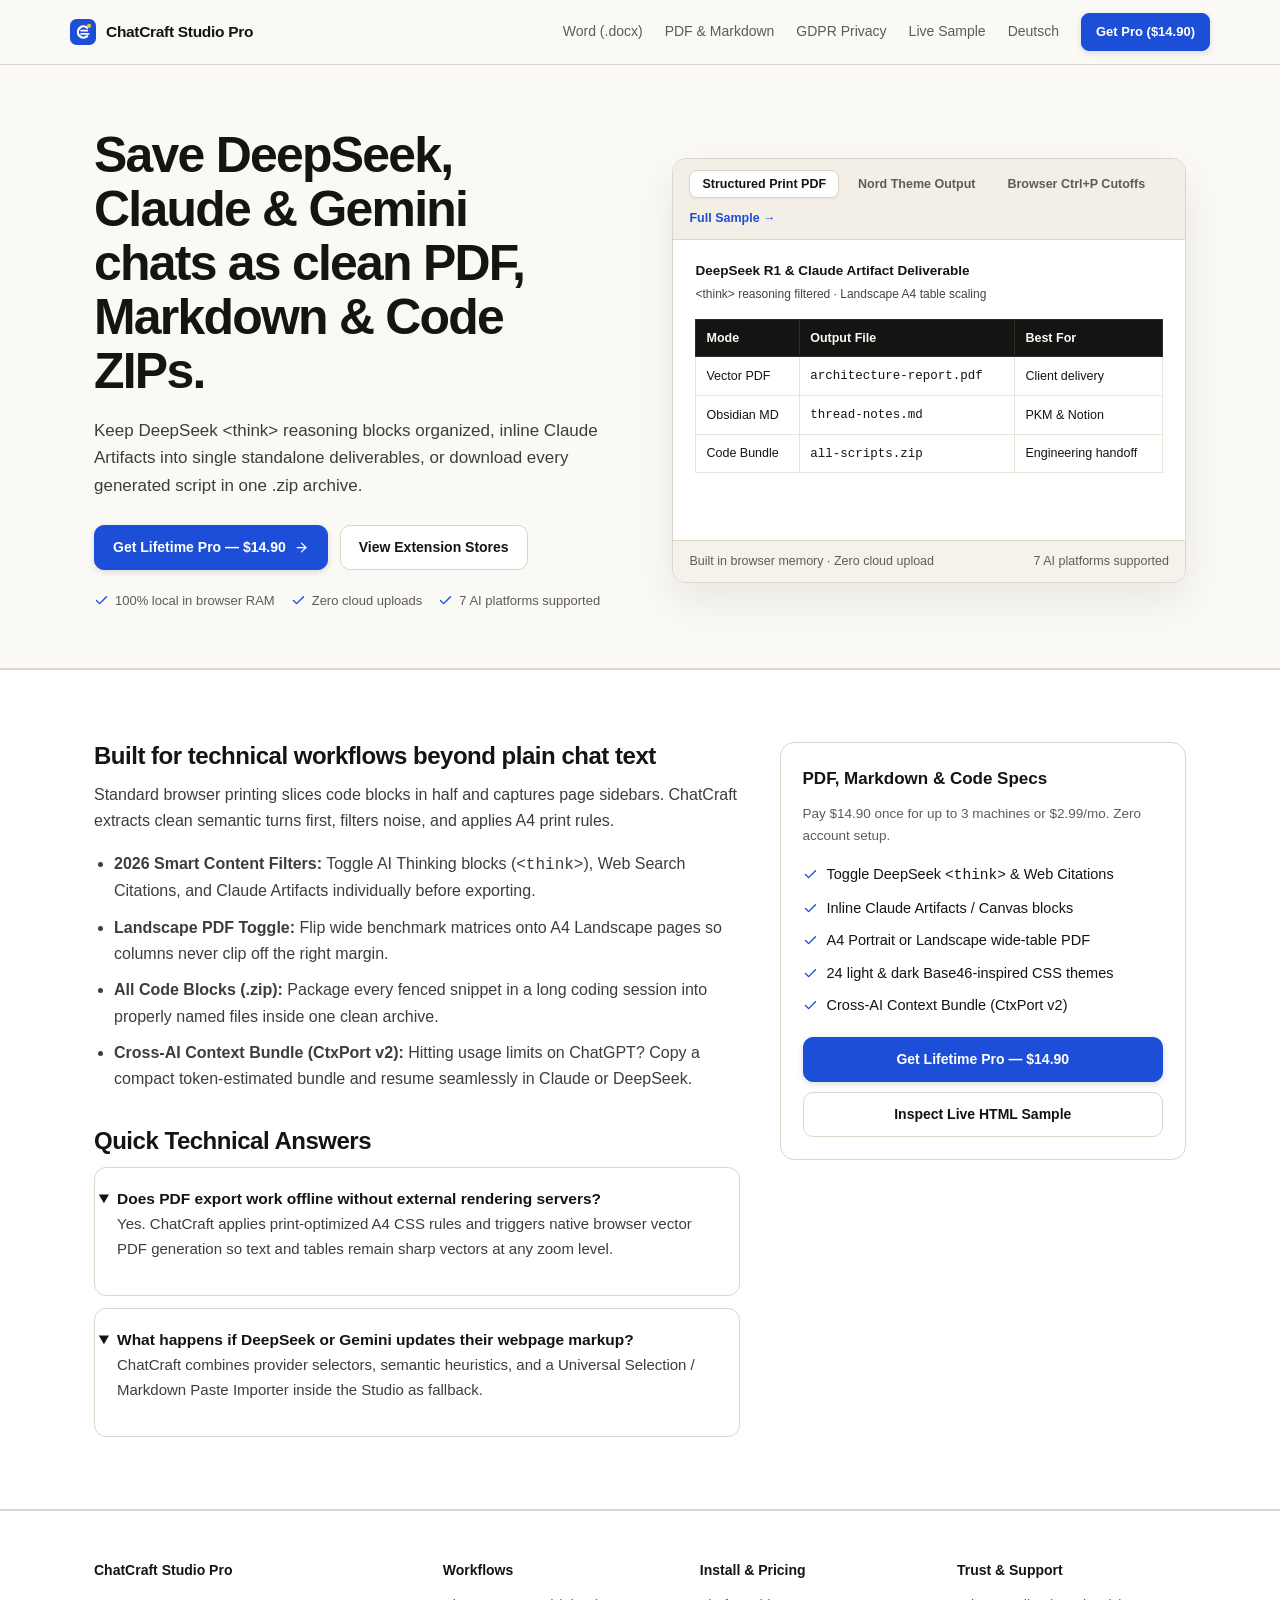
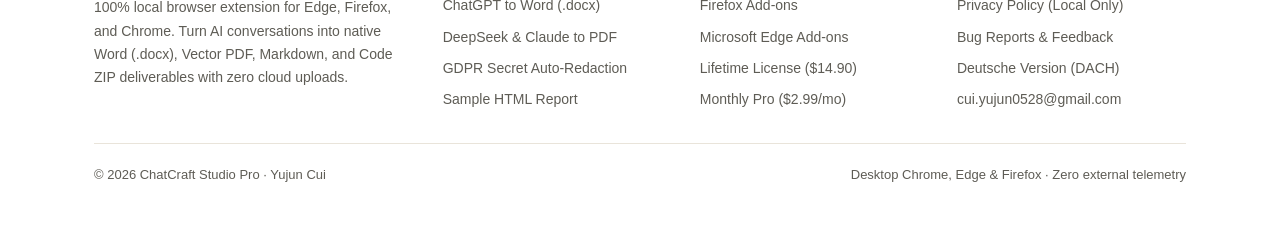
<file: deepseek-claude-to-pdf/index.html>
<!DOCTYPE html>
<html lang="en" data-type="software">
<head>
  <meta charset="UTF-8">
  <meta name="viewport" content="width=device-width, initial-scale=1.0">
  <meta name="page-type" content="software">
  <meta name="site-kind" content="software">
  <title>Export DeepSeek, Claude &amp; Gemini Chats to PDF, Markdown &amp; Code ZIP</title>
  <meta name="description" content="Turn DeepSeek R1 reasoning chains, Claude Artifacts, and Gemini threads into vector print PDFs, Obsidian Markdown, and one-click code .zip archives locally.">
  <link rel="canonical" href="https://chatcraft.pages.dev/deepseek-claude-to-pdf/">
  <link rel="alternate" hreflang="en" href="https://chatcraft.pages.dev/">
  <link rel="alternate" hreflang="de" href="https://chatcraft.pages.dev/de/">
  <link rel="alternate" hreflang="x-default" href="https://chatcraft.pages.dev/">
  <meta property="og:type" content="website">
  <meta property="og:title" content="Export DeepSeek, Claude &amp; Gemini Chats to PDF, Markdown &amp; Code ZIP">
  <meta property="og:description" content="Turn DeepSeek R1 reasoning chains, Claude Artifacts, and Gemini threads into vector print PDFs, Obsidian Markdown, and one-click code .zip archives locally.">
  <meta property="og:url" content="https://chatcraft.pages.dev/deepseek-claude-to-pdf/">
  <meta property="og:image" content="https://chatcraft.pages.dev/assets/promo-tile-440x280.png">
  <meta name="twitter:card" content="summary_large_image">
  <meta name="twitter:title" content="Export DeepSeek, Claude &amp; Gemini Chats to PDF, Markdown &amp; Code ZIP">
  <meta name="twitter:description" content="Turn DeepSeek R1 reasoning chains, Claude Artifacts, and Gemini threads into vector print PDFs, Obsidian Markdown, and one-click code .zip archives locally.">
  <meta name="twitter:image" content="https://chatcraft.pages.dev/assets/promo-tile-440x280.png">
  <link rel="icon" type="image/png" href="../assets/icon-128.png">
  <link rel="stylesheet" href="../assets/style.css">
  <script src="../assets/app.js" defer></script>
  <script type="application/ld+json">
{
  "@context": "https://schema.org",
  "@type": "SoftwareApplication",
  "name": "ChatCraft: AI Chat to PDF, Word & Markdown",
  "alternateName": "ChatCraft Studio Pro",
  "applicationCategory": "ProductivityApplication",
  "operatingSystem": "Windows, macOS, Linux (Firefox, Microsoft Edge, Google Chrome)",
  "url": "https://chatcraft.pages.dev/",
  "downloadUrl": "https://addons.mozilla.org/en-US/firefox/addon/chatcraft-pdf-word-markdown/",
  "softwareVersion": "1.0.0",
  "featureList": [
    "Native Microsoft Word (.docx) export generated 100% locally",
    "Print-ready Vector PDF with portrait/landscape table layout",
    "Executive Report Mode (strip user prompts + Table of Contents)",
    "Cross-AI Context Bundle (CtxPort v2) and All Code Blocks .zip archive",
    "GDPR automatic secret & PII redaction (API keys, emails, IPs, custom client names)",
    "Supports ChatGPT, Claude, Google Gemini, DeepSeek, Grok, Perplexity, Microsoft Copilot"
  ],
  "offers": [
    {
      "@type": "Offer",
      "price": "0.00",
      "priceCurrency": "USD",
      "name": "Free Edition"
    },
    {
      "@type": "Offer",
      "price": "14.90",
      "priceCurrency": "USD",
      "name": "Pro Lifetime License",
      "url": "https://yujun57.gumroad.com/l/chatcraft-pro-lifetime"
    },
    {
      "@type": "Offer",
      "price": "2.99",
      "priceCurrency": "USD",
      "name": "Monthly Pro",
      "url": "https://yujun57.gumroad.com/l/chatcraft-pro-monthly"
    }
  ]
}
</script>
  <script type="application/ld+json">
{
  "@context": "https://schema.org",
  "@type": "FAQPage",
  "mainEntity": [
    {
      "@type": "Question",
      "name": "Does PDF export work offline without external rendering servers?",
      "acceptedAnswer": {
        "@type": "Answer",
        "text": "Yes. ChatCraft applies print-optimized A4 CSS rules and triggers native browser vector PDF generation so text and tables remain sharp vectors at any zoom level."
      }
    },
    {
      "@type": "Question",
      "name": "What happens if DeepSeek or Gemini updates their webpage markup?",
      "acceptedAnswer": {
        "@type": "Answer",
        "text": "ChatCraft combines provider selectors, semantic heuristics, and a Universal Selection / Markdown Paste Importer inside the Studio as fallback."
      }
    }
  ]
}
</script>
</head>
<body>
<header class="site-header">
  <div class="container nav-row">
    <a class="brand" href="../index.html">
      <svg width="26" height="26" viewBox="0 0 28 28" fill="none" aria-hidden="true"><rect width="28" height="28" rx="7" fill="#1d4ed8"/><path d="M18.5 9.5A6 6 0 1 0 18.5 18.5" stroke="#ffffff" stroke-width="2.4" stroke-linecap="round"/><line x1="12" y1="12.5" x2="18.5" y2="12.5" stroke="#ffffff" stroke-width="2.1" stroke-linecap="round"/><line x1="12" y1="16" x2="20" y2="16" stroke="#ffffff" stroke-width="2.1" stroke-linecap="round"/><circle cx="20.5" cy="7.5" r="2.3" fill="#fbbf24"/></svg>
      <span>ChatCraft Studio Pro</span>
    </a>
    <nav class="nav-links" aria-label="Main navigation">
      <a href="../chatgpt-to-word-docx/" >Word (.docx)</a>
      <a href="../deepseek-claude-to-pdf/" >PDF &amp; Markdown</a>
      <a href="../gdpr-ai-chat-redactor/" >GDPR Privacy</a>
      <a href="../showcase/distributed-system-report.html">Live Sample</a>
      <a href="../de/" >Deutsch</a>
      <a class="btn btn-primary btn-sm" href="https://yujun57.gumroad.com/l/chatcraft-pro-lifetime" target="_blank" rel="noopener">Get Pro ($14.90)</a>
    </nav>
  </div>
</header>
<main>
  <section class="hero" data-enter>
    <div class="container hero-grid">
      <div>
        <h1>Save DeepSeek, Claude &amp; Gemini chats as clean PDF, Markdown &amp; Code ZIPs.</h1>
        <p class="hero-lead">Keep DeepSeek &lt;think&gt; reasoning blocks organized, inline Claude Artifacts into single standalone deliverables, or download every generated script in one .zip archive.</p>
        <div class="cta-group">
          <a class="btn btn-primary" href="https://yujun57.gumroad.com/l/chatcraft-pro-lifetime" target="_blank" rel="noopener">Get Lifetime Pro — $14.90 <svg width="15" height="15" viewBox="0 0 24 24" fill="none" stroke="currentColor" stroke-width="2" stroke-linecap="round" stroke-linejoin="round" aria-hidden="true"><line x1="5" y1="12" x2="19" y2="12"/><polyline points="12 5 19 12 12 19"/></svg></a>
          <a class="btn" href="../#install">View Extension Stores</a>
        </div>
        <div class="meta-line">
          <span><svg width="15" height="15" viewBox="0 0 24 24" fill="none" stroke="#1d4ed8" stroke-width="2.25" stroke-linecap="round" stroke-linejoin="round" aria-hidden="true"><polyline points="20 6 9 17 4 12"/></svg> 100% local in browser RAM</span>
          <span><svg width="15" height="15" viewBox="0 0 24 24" fill="none" stroke="#1d4ed8" stroke-width="2.25" stroke-linecap="round" stroke-linejoin="round" aria-hidden="true"><polyline points="20 6 9 17 4 12"/></svg> Zero cloud uploads</span>
          <span><svg width="15" height="15" viewBox="0 0 24 24" fill="none" stroke="#1d4ed8" stroke-width="2.25" stroke-linecap="round" stroke-linejoin="round" aria-hidden="true"><polyline points="20 6 9 17 4 12"/></svg> 7 AI platforms supported</span>
        </div>
      </div>
      <div class="specimen-card" aria-label="Interactive deliverable comparison preview">
  <div class="specimen-bar">
    <div class="tab-group" role="tablist">
      <button class="tab-btn" type="button" role="tab" aria-selected="true" data-specimen-mode="clean">Structured Print PDF</button>
      <button class="tab-btn" type="button" role="tab" aria-selected="false" data-specimen-mode="nord">Nord Theme Output</button>
      <button class="tab-btn" type="button" role="tab" aria-selected="false" data-specimen-mode="raw">Browser Ctrl+P Cutoffs</button>
    </div>
    <a href="../showcase/distributed-system-report.html" style="font-size:12.5px;font-weight:600;text-decoration:none;">Full Sample &rarr;</a>
  </div>
  <div class="specimen-body" id="specimen-output">
    <div id="specimen-clean"><strong>DeepSeek R1 &amp; Claude Artifact Deliverable</strong><br>
          <span style="font-size:12px;opacity:0.8;">&lt;think&gt; reasoning filtered &middot; Landscape A4 table scaling</span>
          <table>
            <thead><tr><th>Mode</th><th>Output File</th><th>Best For</th></tr></thead>
            <tbody>
              <tr><td>Vector PDF</td><td><code>architecture-report.pdf</code></td><td>Client delivery</td></tr>
              <tr><td>Obsidian MD</td><td><code>thread-notes.md</code></td><td>PKM &amp; Notion</td></tr>
              <tr><td>Code Bundle</td><td><code>all-scripts.zip</code></td><td>Engineering handoff</td></tr>
            </tbody>
          </table></div>
    <div id="specimen-raw" hidden>[Browser Ctrl+P Print Bug]
- Left sidebar navigation overlaps article body
- Long Python code blocks clip horizontally at column 72
- Pages break awkwardly mid-table</div>
  </div>
  <div class="specimen-foot">
    <span>Built in browser memory &middot; Zero cloud upload</span>
    <span>7 AI platforms supported</span>
  </div>
</div>
    </div>
  </section>

  <section class="section section-paper">
    <div class="container prose-grid">
      <article class="prose-block">
        
        <h2>Built for technical workflows beyond plain chat text</h2>
        <p>Standard browser printing slices code blocks in half and captures page sidebars. ChatCraft extracts clean semantic turns first, filters noise, and applies A4 print rules.</p>
        <ul>
          <li><strong>2026 Smart Content Filters:</strong> Toggle AI Thinking blocks (<code>&lt;think&gt;</code>), Web Search Citations, and Claude Artifacts individually before exporting.</li>
          <li><strong>Landscape PDF Toggle:</strong> Flip wide benchmark matrices onto A4 Landscape pages so columns never clip off the right margin.</li>
          <li><strong>All Code Blocks (.zip):</strong> Package every fenced snippet in a long coding session into properly named files inside one clean archive.</li>
          <li><strong>Cross-AI Context Bundle (CtxPort v2):</strong> Hitting usage limits on ChatGPT? Copy a compact token-estimated bundle and resume seamlessly in Claude or DeepSeek.</li>
        </ul>
        <h2>Quick Technical Answers</h2>
        <div class="faq-list">
          <details open><summary>Does PDF export work offline without external rendering servers?</summary><p>Yes. ChatCraft applies print-optimized A4 CSS rules and triggers native browser vector PDF generation so text and tables remain sharp vectors at any zoom level.</p></details>
          <details open><summary>What happens if DeepSeek or Gemini updates their webpage markup?</summary><p>ChatCraft combines provider selectors, semantic heuristics, and a Universal Selection / Markdown Paste Importer inside the Studio as fallback.</p></details>
        </div>
      </article>

      <aside class="sidebar-card">
        <strong style="font-size:17px;display:block;margin-bottom:10px;">PDF, Markdown &amp; Code Specs</strong>
        <p style="font-size:13.5px;color:var(--ink-muted);margin:0 0 16px;">Pay $14.90 once for up to 3 machines or $2.99/mo. Zero account setup.</p>
        <ul class="feature-list" style="margin-bottom:20px;">
          <li><svg width="15" height="15" viewBox="0 0 24 24" fill="none" stroke="#1d4ed8" stroke-width="2.25" stroke-linecap="round" stroke-linejoin="round" aria-hidden="true"><polyline points="20 6 9 17 4 12"/></svg> Toggle DeepSeek <code>&lt;think&gt;</code> &amp; Web Citations</li>
          <li><svg width="15" height="15" viewBox="0 0 24 24" fill="none" stroke="#1d4ed8" stroke-width="2.25" stroke-linecap="round" stroke-linejoin="round" aria-hidden="true"><polyline points="20 6 9 17 4 12"/></svg> Inline Claude Artifacts / Canvas blocks</li>
          <li><svg width="15" height="15" viewBox="0 0 24 24" fill="none" stroke="#1d4ed8" stroke-width="2.25" stroke-linecap="round" stroke-linejoin="round" aria-hidden="true"><polyline points="20 6 9 17 4 12"/></svg> A4 Portrait or Landscape wide-table PDF</li>
          <li><svg width="15" height="15" viewBox="0 0 24 24" fill="none" stroke="#1d4ed8" stroke-width="2.25" stroke-linecap="round" stroke-linejoin="round" aria-hidden="true"><polyline points="20 6 9 17 4 12"/></svg> 24 light &amp; dark Base46-inspired CSS themes</li>
          <li><svg width="15" height="15" viewBox="0 0 24 24" fill="none" stroke="#1d4ed8" stroke-width="2.25" stroke-linecap="round" stroke-linejoin="round" aria-hidden="true"><polyline points="20 6 9 17 4 12"/></svg> Cross-AI Context Bundle (CtxPort v2)</li>
        </ul>
        <div style="display:grid;gap:10px;">
          <a class="btn btn-primary" href="https://yujun57.gumroad.com/l/chatcraft-pro-lifetime" target="_blank" rel="noopener">Get Lifetime Pro — $14.90</a>
          <a class="btn" href="../showcase/distributed-system-report.html">Inspect Live HTML Sample</a>
        </div>
      </aside>
    </div>
  </section>
</main>
<footer class="site-footer">
  <div class="container">
    <div class="footer-grid">
      <div>
        <h3>ChatCraft Studio Pro</h3>
        <p>100% local browser extension for Edge, Firefox, and Chrome. Turn AI conversations into native Word (.docx), Vector PDF, Markdown, and Code ZIP deliverables with zero cloud uploads.</p>
      </div>
      <div>
        <h3>Workflows</h3>
        <ul>
          <li><a href="../chatgpt-to-word-docx/">ChatGPT to Word (.docx)</a></li>
          <li><a href="../deepseek-claude-to-pdf/">DeepSeek &amp; Claude to PDF</a></li>
          <li><a href="../gdpr-ai-chat-redactor/">GDPR Secret Auto-Redaction</a></li>
          <li><a href="../showcase/distributed-system-report.html">Sample HTML Report</a></li>
        </ul>
      </div>
      <div>
        <h3>Install &amp; Pricing</h3>
        <ul>
          <li><a href="https://addons.mozilla.org/en-US/firefox/addon/chatcraft-pdf-word-markdown/" target="_blank" rel="noopener">Firefox Add-ons</a></li>
          <li><a href="../#install">Microsoft Edge Add-ons</a></li>
          <li><a href="https://yujun57.gumroad.com/l/chatcraft-pro-lifetime" target="_blank" rel="noopener">Lifetime License ($14.90)</a></li>
          <li><a href="https://yujun57.gumroad.com/l/chatcraft-pro-monthly" target="_blank" rel="noopener">Monthly Pro ($2.99/mo)</a></li>
        </ul>
      </div>
      <div>
        <h3>Trust &amp; Support</h3>
        <ul>
          <li><a href="../privacy/">Privacy Policy (Local Only)</a></li>
          <li><a href="https://github.com/maxchoi528/chatcraft-studio/issues" target="_blank" rel="noopener">Bug Reports &amp; Feedback</a></li>
          <li><a href="../de/">Deutsche Version (DACH)</a></li>
          <li><a href="mailto:cui.yujun0528@gmail.com">cui.yujun0528@gmail.com</a></li>
        </ul>
      </div>
    </div>
    <div class="footer-bottom">
      <span>&copy; 2026 ChatCraft Studio Pro &middot; Yujun Cui</span>
      <span>Desktop Chrome, Edge &amp; Firefox &middot; Zero external telemetry</span>
    </div>
  </div>
</footer>
</body>
</html>
</file>
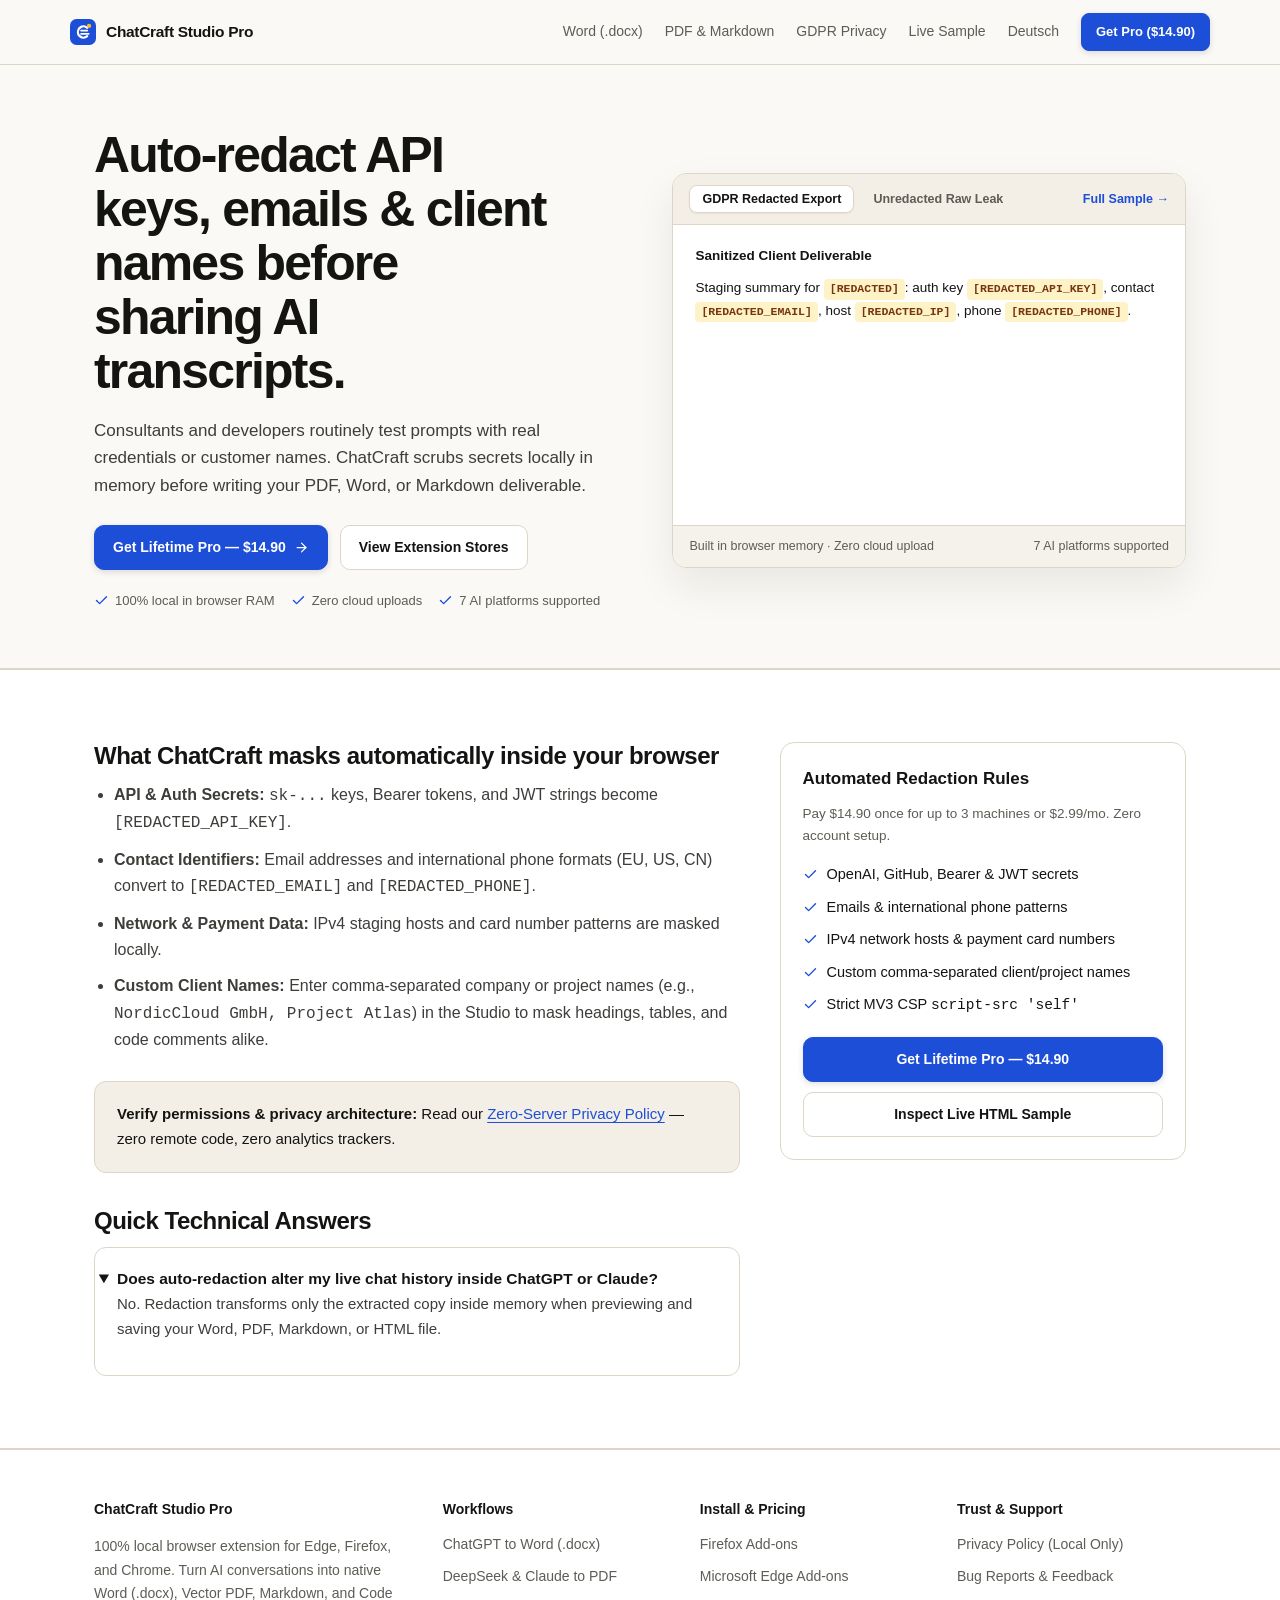
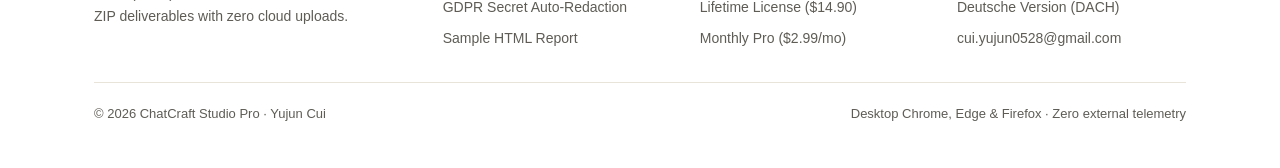
<file: gdpr-ai-chat-redactor/index.html>
<!DOCTYPE html>
<html lang="en" data-type="software">
<head>
  <meta charset="UTF-8">
  <meta name="viewport" content="width=device-width, initial-scale=1.0">
  <meta name="page-type" content="software">
  <meta name="site-kind" content="software">
  <title>GDPR-Safe AI Chat Exporter &amp; API Key Auto-Redactor (100% Local)</title>
  <meta name="description" content="Automatically mask OpenAI API keys, JWT tokens, emails, phone numbers, IPs, and custom client names before exporting ChatGPT or Claude chats to PDF and Word.">
  <link rel="canonical" href="https://chatcraft.pages.dev/gdpr-ai-chat-redactor/">
  <link rel="alternate" hreflang="en" href="https://chatcraft.pages.dev/">
  <link rel="alternate" hreflang="de" href="https://chatcraft.pages.dev/de/">
  <link rel="alternate" hreflang="x-default" href="https://chatcraft.pages.dev/">
  <meta property="og:type" content="website">
  <meta property="og:title" content="GDPR-Safe AI Chat Exporter &amp; API Key Auto-Redactor (100% Local)">
  <meta property="og:description" content="Automatically mask OpenAI API keys, JWT tokens, emails, phone numbers, IPs, and custom client names before exporting ChatGPT or Claude chats to PDF and Word.">
  <meta property="og:url" content="https://chatcraft.pages.dev/gdpr-ai-chat-redactor/">
  <meta property="og:image" content="https://chatcraft.pages.dev/assets/promo-tile-440x280.png">
  <meta name="twitter:card" content="summary_large_image">
  <meta name="twitter:title" content="GDPR-Safe AI Chat Exporter &amp; API Key Auto-Redactor (100% Local)">
  <meta name="twitter:description" content="Automatically mask OpenAI API keys, JWT tokens, emails, phone numbers, IPs, and custom client names before exporting ChatGPT or Claude chats to PDF and Word.">
  <meta name="twitter:image" content="https://chatcraft.pages.dev/assets/promo-tile-440x280.png">
  <link rel="icon" type="image/png" href="../assets/icon-128.png">
  <link rel="stylesheet" href="../assets/style.css">
  <script src="../assets/app.js" defer></script>
  <script type="application/ld+json">
{
  "@context": "https://schema.org",
  "@type": "SoftwareApplication",
  "name": "ChatCraft: AI Chat to PDF, Word & Markdown",
  "alternateName": "ChatCraft Studio Pro",
  "applicationCategory": "ProductivityApplication",
  "operatingSystem": "Windows, macOS, Linux (Firefox, Microsoft Edge, Google Chrome)",
  "url": "https://chatcraft.pages.dev/",
  "downloadUrl": "https://addons.mozilla.org/en-US/firefox/addon/chatcraft-pdf-word-markdown/",
  "softwareVersion": "1.0.0",
  "featureList": [
    "Native Microsoft Word (.docx) export generated 100% locally",
    "Print-ready Vector PDF with portrait/landscape table layout",
    "Executive Report Mode (strip user prompts + Table of Contents)",
    "Cross-AI Context Bundle (CtxPort v2) and All Code Blocks .zip archive",
    "GDPR automatic secret & PII redaction (API keys, emails, IPs, custom client names)",
    "Supports ChatGPT, Claude, Google Gemini, DeepSeek, Grok, Perplexity, Microsoft Copilot"
  ],
  "offers": [
    {
      "@type": "Offer",
      "price": "0.00",
      "priceCurrency": "USD",
      "name": "Free Edition"
    },
    {
      "@type": "Offer",
      "price": "14.90",
      "priceCurrency": "USD",
      "name": "Pro Lifetime License",
      "url": "https://yujun57.gumroad.com/l/chatcraft-pro-lifetime"
    },
    {
      "@type": "Offer",
      "price": "2.99",
      "priceCurrency": "USD",
      "name": "Monthly Pro",
      "url": "https://yujun57.gumroad.com/l/chatcraft-pro-monthly"
    }
  ]
}
</script>
  <script type="application/ld+json">
{
  "@context": "https://schema.org",
  "@type": "FAQPage",
  "mainEntity": [
    {
      "@type": "Question",
      "name": "Does auto-redaction alter my live chat history inside ChatGPT or Claude?",
      "acceptedAnswer": {
        "@type": "Answer",
        "text": "No. Redaction transforms only the extracted copy inside memory when previewing and saving your Word, PDF, Markdown, or HTML file."
      }
    }
  ]
}
</script>
</head>
<body>
<header class="site-header">
  <div class="container nav-row">
    <a class="brand" href="../index.html">
      <svg width="26" height="26" viewBox="0 0 28 28" fill="none" aria-hidden="true"><rect width="28" height="28" rx="7" fill="#1d4ed8"/><path d="M18.5 9.5A6 6 0 1 0 18.5 18.5" stroke="#ffffff" stroke-width="2.4" stroke-linecap="round"/><line x1="12" y1="12.5" x2="18.5" y2="12.5" stroke="#ffffff" stroke-width="2.1" stroke-linecap="round"/><line x1="12" y1="16" x2="20" y2="16" stroke="#ffffff" stroke-width="2.1" stroke-linecap="round"/><circle cx="20.5" cy="7.5" r="2.3" fill="#fbbf24"/></svg>
      <span>ChatCraft Studio Pro</span>
    </a>
    <nav class="nav-links" aria-label="Main navigation">
      <a href="../chatgpt-to-word-docx/" >Word (.docx)</a>
      <a href="../deepseek-claude-to-pdf/" >PDF &amp; Markdown</a>
      <a href="../gdpr-ai-chat-redactor/" >GDPR Privacy</a>
      <a href="../showcase/distributed-system-report.html">Live Sample</a>
      <a href="../de/" >Deutsch</a>
      <a class="btn btn-primary btn-sm" href="https://yujun57.gumroad.com/l/chatcraft-pro-lifetime" target="_blank" rel="noopener">Get Pro ($14.90)</a>
    </nav>
  </div>
</header>
<main>
  <section class="hero" data-enter>
    <div class="container hero-grid">
      <div>
        <h1>Auto-redact API keys, emails &amp; client names before sharing AI transcripts.</h1>
        <p class="hero-lead">Consultants and developers routinely test prompts with real credentials or customer names. ChatCraft scrubs secrets locally in memory before writing your PDF, Word, or Markdown deliverable.</p>
        <div class="cta-group">
          <a class="btn btn-primary" href="https://yujun57.gumroad.com/l/chatcraft-pro-lifetime" target="_blank" rel="noopener">Get Lifetime Pro — $14.90 <svg width="15" height="15" viewBox="0 0 24 24" fill="none" stroke="currentColor" stroke-width="2" stroke-linecap="round" stroke-linejoin="round" aria-hidden="true"><line x1="5" y1="12" x2="19" y2="12"/><polyline points="12 5 19 12 12 19"/></svg></a>
          <a class="btn" href="../#install">View Extension Stores</a>
        </div>
        <div class="meta-line">
          <span><svg width="15" height="15" viewBox="0 0 24 24" fill="none" stroke="#1d4ed8" stroke-width="2.25" stroke-linecap="round" stroke-linejoin="round" aria-hidden="true"><polyline points="20 6 9 17 4 12"/></svg> 100% local in browser RAM</span>
          <span><svg width="15" height="15" viewBox="0 0 24 24" fill="none" stroke="#1d4ed8" stroke-width="2.25" stroke-linecap="round" stroke-linejoin="round" aria-hidden="true"><polyline points="20 6 9 17 4 12"/></svg> Zero cloud uploads</span>
          <span><svg width="15" height="15" viewBox="0 0 24 24" fill="none" stroke="#1d4ed8" stroke-width="2.25" stroke-linecap="round" stroke-linejoin="round" aria-hidden="true"><polyline points="20 6 9 17 4 12"/></svg> 7 AI platforms supported</span>
        </div>
      </div>
      <div class="specimen-card" aria-label="Interactive deliverable comparison preview">
  <div class="specimen-bar">
    <div class="tab-group" role="tablist">
      <button class="tab-btn" type="button" role="tab" aria-selected="true" data-specimen-mode="clean">GDPR Redacted Export</button>
      <button class="tab-btn" type="button" role="tab" aria-selected="false" data-specimen-mode="raw">Unredacted Raw Leak</button>
    </div>
    <a href="../showcase/distributed-system-report.html" style="font-size:12.5px;font-weight:600;text-decoration:none;">Full Sample &rarr;</a>
  </div>
  <div class="specimen-body" id="specimen-output">
    <div id="specimen-clean"><strong>Sanitized Client Deliverable</strong><br>
          <p style="margin:10px 0 0;line-height:1.6;">Staging summary for <span class="redact-pill">[REDACTED]</span>: auth key <span class="redact-pill">[REDACTED_API_KEY]</span>, contact <span class="redact-pill">[REDACTED_EMAIL]</span>, host <span class="redact-pill">[REDACTED_IP]</span>, phone <span class="redact-pill">[REDACTED_PHONE]</span>.</p></div>
    <div id="specimen-raw" hidden>Staging summary for NordicCloud GmbH: auth key sk-proj-abc123def456ghi789, contact devops@nordiccloud.de, host 10.240.18.99, phone +49 30 901820.</div>
  </div>
  <div class="specimen-foot">
    <span>Built in browser memory &middot; Zero cloud upload</span>
    <span>7 AI platforms supported</span>
  </div>
</div>
    </div>
  </section>

  <section class="section section-paper">
    <div class="container prose-grid">
      <article class="prose-block">
        
        <h2>What ChatCraft masks automatically inside your browser</h2>
        <ul>
          <li><strong>API &amp; Auth Secrets:</strong> <code>sk-...</code> keys, Bearer tokens, and JWT strings become <code>[REDACTED_API_KEY]</code>.</li>
          <li><strong>Contact Identifiers:</strong> Email addresses and international phone formats (EU, US, CN) convert to <code>[REDACTED_EMAIL]</code> and <code>[REDACTED_PHONE]</code>.</li>
          <li><strong>Network &amp; Payment Data:</strong> IPv4 staging hosts and card number patterns are masked locally.</li>
          <li><strong>Custom Client Names:</strong> Enter comma-separated company or project names (e.g., <code>NordicCloud GmbH, Project Atlas</code>) in the Studio to mask headings, tables, and code comments alike.</li>
        </ul>
        <div class="callout-box">
          <strong>Verify permissions &amp; privacy architecture:</strong> Read our <a href="../privacy/">Zero-Server Privacy Policy</a> &mdash; zero remote code, zero analytics trackers.
        </div>
        <h2>Quick Technical Answers</h2>
        <div class="faq-list">
          <details open><summary>Does auto-redaction alter my live chat history inside ChatGPT or Claude?</summary><p>No. Redaction transforms only the extracted copy inside memory when previewing and saving your Word, PDF, Markdown, or HTML file.</p></details>
        </div>
      </article>

      <aside class="sidebar-card">
        <strong style="font-size:17px;display:block;margin-bottom:10px;">Automated Redaction Rules</strong>
        <p style="font-size:13.5px;color:var(--ink-muted);margin:0 0 16px;">Pay $14.90 once for up to 3 machines or $2.99/mo. Zero account setup.</p>
        <ul class="feature-list" style="margin-bottom:20px;">
          <li><svg width="15" height="15" viewBox="0 0 24 24" fill="none" stroke="#1d4ed8" stroke-width="2.25" stroke-linecap="round" stroke-linejoin="round" aria-hidden="true"><polyline points="20 6 9 17 4 12"/></svg> OpenAI, GitHub, Bearer &amp; JWT secrets</li>
          <li><svg width="15" height="15" viewBox="0 0 24 24" fill="none" stroke="#1d4ed8" stroke-width="2.25" stroke-linecap="round" stroke-linejoin="round" aria-hidden="true"><polyline points="20 6 9 17 4 12"/></svg> Emails &amp; international phone patterns</li>
          <li><svg width="15" height="15" viewBox="0 0 24 24" fill="none" stroke="#1d4ed8" stroke-width="2.25" stroke-linecap="round" stroke-linejoin="round" aria-hidden="true"><polyline points="20 6 9 17 4 12"/></svg> IPv4 network hosts &amp; payment card numbers</li>
          <li><svg width="15" height="15" viewBox="0 0 24 24" fill="none" stroke="#1d4ed8" stroke-width="2.25" stroke-linecap="round" stroke-linejoin="round" aria-hidden="true"><polyline points="20 6 9 17 4 12"/></svg> Custom comma-separated client/project names</li>
          <li><svg width="15" height="15" viewBox="0 0 24 24" fill="none" stroke="#1d4ed8" stroke-width="2.25" stroke-linecap="round" stroke-linejoin="round" aria-hidden="true"><polyline points="20 6 9 17 4 12"/></svg> Strict MV3 CSP <code>script-src 'self'</code></li>
        </ul>
        <div style="display:grid;gap:10px;">
          <a class="btn btn-primary" href="https://yujun57.gumroad.com/l/chatcraft-pro-lifetime" target="_blank" rel="noopener">Get Lifetime Pro — $14.90</a>
          <a class="btn" href="../showcase/distributed-system-report.html">Inspect Live HTML Sample</a>
        </div>
      </aside>
    </div>
  </section>
</main>
<footer class="site-footer">
  <div class="container">
    <div class="footer-grid">
      <div>
        <h3>ChatCraft Studio Pro</h3>
        <p>100% local browser extension for Edge, Firefox, and Chrome. Turn AI conversations into native Word (.docx), Vector PDF, Markdown, and Code ZIP deliverables with zero cloud uploads.</p>
      </div>
      <div>
        <h3>Workflows</h3>
        <ul>
          <li><a href="../chatgpt-to-word-docx/">ChatGPT to Word (.docx)</a></li>
          <li><a href="../deepseek-claude-to-pdf/">DeepSeek &amp; Claude to PDF</a></li>
          <li><a href="../gdpr-ai-chat-redactor/">GDPR Secret Auto-Redaction</a></li>
          <li><a href="../showcase/distributed-system-report.html">Sample HTML Report</a></li>
        </ul>
      </div>
      <div>
        <h3>Install &amp; Pricing</h3>
        <ul>
          <li><a href="https://addons.mozilla.org/en-US/firefox/addon/chatcraft-pdf-word-markdown/" target="_blank" rel="noopener">Firefox Add-ons</a></li>
          <li><a href="../#install">Microsoft Edge Add-ons</a></li>
          <li><a href="https://yujun57.gumroad.com/l/chatcraft-pro-lifetime" target="_blank" rel="noopener">Lifetime License ($14.90)</a></li>
          <li><a href="https://yujun57.gumroad.com/l/chatcraft-pro-monthly" target="_blank" rel="noopener">Monthly Pro ($2.99/mo)</a></li>
        </ul>
      </div>
      <div>
        <h3>Trust &amp; Support</h3>
        <ul>
          <li><a href="../privacy/">Privacy Policy (Local Only)</a></li>
          <li><a href="https://github.com/maxchoi528/chatcraft-studio/issues" target="_blank" rel="noopener">Bug Reports &amp; Feedback</a></li>
          <li><a href="../de/">Deutsche Version (DACH)</a></li>
          <li><a href="mailto:cui.yujun0528@gmail.com">cui.yujun0528@gmail.com</a></li>
        </ul>
      </div>
    </div>
    <div class="footer-bottom">
      <span>&copy; 2026 ChatCraft Studio Pro &middot; Yujun Cui</span>
      <span>Desktop Chrome, Edge &amp; Firefox &middot; Zero external telemetry</span>
    </div>
  </div>
</footer>
</body>
</html>
</file>
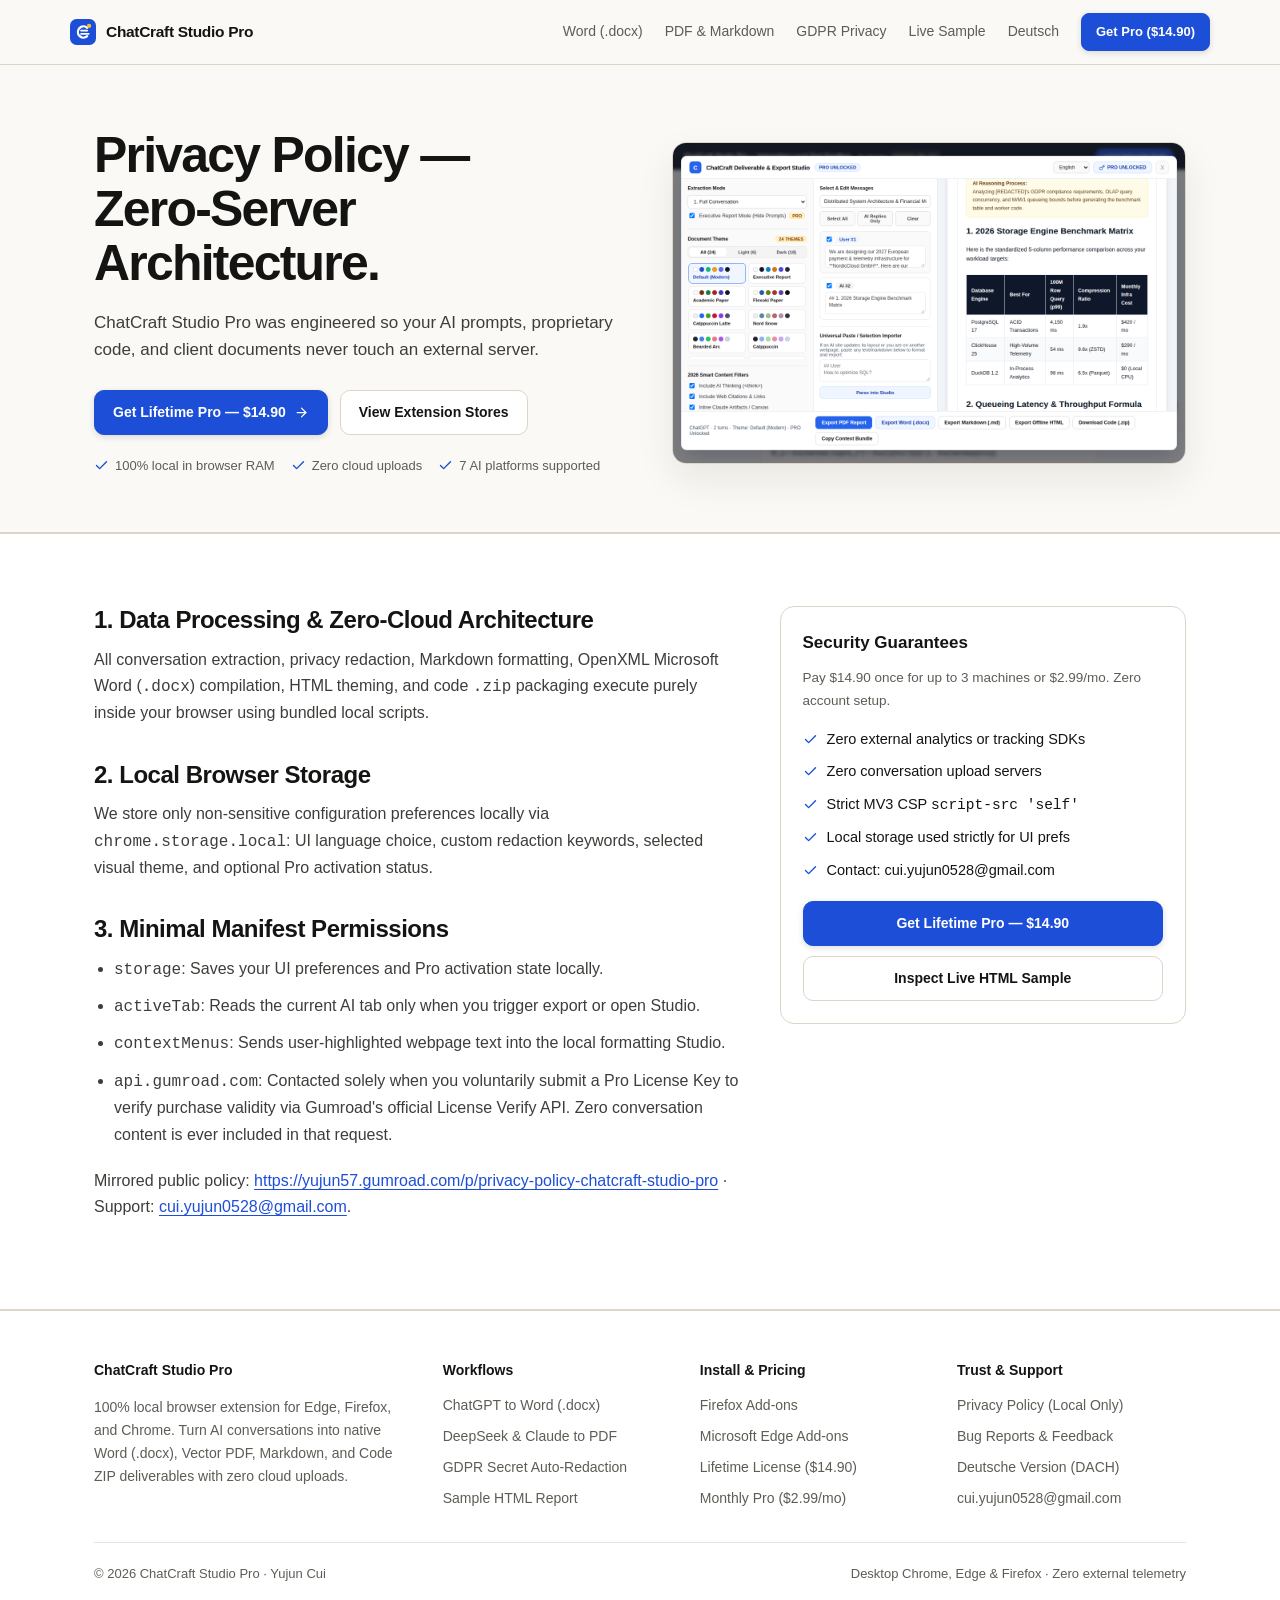
<file: privacy/index.html>
<!DOCTYPE html>
<html lang="en" data-type="software">
<head>
  <meta charset="UTF-8">
  <meta name="viewport" content="width=device-width, initial-scale=1.0">
  <meta name="page-type" content="software">
  <meta name="site-kind" content="software">
  <title>Privacy Policy — ChatCraft Studio Pro (100% Local Processing)</title>
  <meta name="description" content="Official Privacy Policy for ChatCraft Studio Pro browser extension. Zero server architecture, zero chat data collection, local-only document compilation.">
  <link rel="canonical" href="https://chatcraft.pages.dev/privacy/">
  <link rel="alternate" hreflang="en" href="https://chatcraft.pages.dev/">
  <link rel="alternate" hreflang="de" href="https://chatcraft.pages.dev/de/">
  <link rel="alternate" hreflang="x-default" href="https://chatcraft.pages.dev/">
  <meta property="og:type" content="website">
  <meta property="og:title" content="Privacy Policy — ChatCraft Studio Pro (100% Local Processing)">
  <meta property="og:description" content="Official Privacy Policy for ChatCraft Studio Pro browser extension. Zero server architecture, zero chat data collection, local-only document compilation.">
  <meta property="og:url" content="https://chatcraft.pages.dev/privacy/">
  <meta property="og:image" content="https://chatcraft.pages.dev/assets/promo-tile-440x280.png">
  <meta name="twitter:card" content="summary_large_image">
  <meta name="twitter:title" content="Privacy Policy — ChatCraft Studio Pro (100% Local Processing)">
  <meta name="twitter:description" content="Official Privacy Policy for ChatCraft Studio Pro browser extension. Zero server architecture, zero chat data collection, local-only document compilation.">
  <meta name="twitter:image" content="https://chatcraft.pages.dev/assets/promo-tile-440x280.png">
  <link rel="icon" type="image/png" href="../assets/icon-128.png">
  <link rel="stylesheet" href="../assets/style.css">
  
  <script type="application/ld+json">
{
  "@context": "https://schema.org",
  "@type": "SoftwareApplication",
  "name": "ChatCraft: AI Chat to PDF, Word & Markdown",
  "alternateName": "ChatCraft Studio Pro",
  "applicationCategory": "ProductivityApplication",
  "operatingSystem": "Windows, macOS, Linux (Firefox, Microsoft Edge, Google Chrome)",
  "url": "https://chatcraft.pages.dev/",
  "downloadUrl": "https://addons.mozilla.org/en-US/firefox/addon/chatcraft-pdf-word-markdown/",
  "softwareVersion": "1.0.0",
  "featureList": [
    "Native Microsoft Word (.docx) export generated 100% locally",
    "Print-ready Vector PDF with portrait/landscape table layout",
    "Executive Report Mode (strip user prompts + Table of Contents)",
    "Cross-AI Context Bundle (CtxPort v2) and All Code Blocks .zip archive",
    "GDPR automatic secret & PII redaction (API keys, emails, IPs, custom client names)",
    "Supports ChatGPT, Claude, Google Gemini, DeepSeek, Grok, Perplexity, Microsoft Copilot"
  ],
  "offers": [
    {
      "@type": "Offer",
      "price": "0.00",
      "priceCurrency": "USD",
      "name": "Free Edition"
    },
    {
      "@type": "Offer",
      "price": "14.90",
      "priceCurrency": "USD",
      "name": "Pro Lifetime License",
      "url": "https://yujun57.gumroad.com/l/chatcraft-pro-lifetime"
    },
    {
      "@type": "Offer",
      "price": "2.99",
      "priceCurrency": "USD",
      "name": "Monthly Pro",
      "url": "https://yujun57.gumroad.com/l/chatcraft-pro-monthly"
    }
  ]
}
</script>
</head>
<body>
<header class="site-header">
  <div class="container nav-row">
    <a class="brand" href="../index.html">
      <svg width="26" height="26" viewBox="0 0 28 28" fill="none" aria-hidden="true"><rect width="28" height="28" rx="7" fill="#1d4ed8"/><path d="M18.5 9.5A6 6 0 1 0 18.5 18.5" stroke="#ffffff" stroke-width="2.4" stroke-linecap="round"/><line x1="12" y1="12.5" x2="18.5" y2="12.5" stroke="#ffffff" stroke-width="2.1" stroke-linecap="round"/><line x1="12" y1="16" x2="20" y2="16" stroke="#ffffff" stroke-width="2.1" stroke-linecap="round"/><circle cx="20.5" cy="7.5" r="2.3" fill="#fbbf24"/></svg>
      <span>ChatCraft Studio Pro</span>
    </a>
    <nav class="nav-links" aria-label="Main navigation">
      <a href="../chatgpt-to-word-docx/" >Word (.docx)</a>
      <a href="../deepseek-claude-to-pdf/" >PDF &amp; Markdown</a>
      <a href="../gdpr-ai-chat-redactor/" >GDPR Privacy</a>
      <a href="../showcase/distributed-system-report.html">Live Sample</a>
      <a href="../de/" >Deutsch</a>
      <a class="btn btn-primary btn-sm" href="https://yujun57.gumroad.com/l/chatcraft-pro-lifetime" target="_blank" rel="noopener">Get Pro ($14.90)</a>
    </nav>
  </div>
</header>
<main>
  <section class="hero" data-enter>
    <div class="container hero-grid">
      <div>
        <h1>Privacy Policy — Zero-Server Architecture.</h1>
        <p class="hero-lead">ChatCraft Studio Pro was engineered so your AI prompts, proprietary code, and client documents never touch an external server.</p>
        <div class="cta-group">
          <a class="btn btn-primary" href="https://yujun57.gumroad.com/l/chatcraft-pro-lifetime" target="_blank" rel="noopener">Get Lifetime Pro — $14.90 <svg width="15" height="15" viewBox="0 0 24 24" fill="none" stroke="currentColor" stroke-width="2" stroke-linecap="round" stroke-linejoin="round" aria-hidden="true"><line x1="5" y1="12" x2="19" y2="12"/><polyline points="12 5 19 12 12 19"/></svg></a>
          <a class="btn" href="../#install">View Extension Stores</a>
        </div>
        <div class="meta-line">
          <span><svg width="15" height="15" viewBox="0 0 24 24" fill="none" stroke="#1d4ed8" stroke-width="2.25" stroke-linecap="round" stroke-linejoin="round" aria-hidden="true"><polyline points="20 6 9 17 4 12"/></svg> 100% local in browser RAM</span>
          <span><svg width="15" height="15" viewBox="0 0 24 24" fill="none" stroke="#1d4ed8" stroke-width="2.25" stroke-linecap="round" stroke-linejoin="round" aria-hidden="true"><polyline points="20 6 9 17 4 12"/></svg> Zero cloud uploads</span>
          <span><svg width="15" height="15" viewBox="0 0 24 24" fill="none" stroke="#1d4ed8" stroke-width="2.25" stroke-linecap="round" stroke-linejoin="round" aria-hidden="true"><polyline points="20 6 9 17 4 12"/></svg> 7 AI platforms supported</span>
        </div>
      </div>
      <div class="screenshot-frame"><img src="../assets/studio-pro-1280x800.png" width="1280" height="800" alt="ChatCraft Studio Pro Preview"></div>
    </div>
  </section>

  <section class="section section-paper">
    <div class="container prose-grid">
      <article class="prose-block">
        
        <h2>1. Data Processing &amp; Zero-Cloud Architecture</h2>
        <p>All conversation extraction, privacy redaction, Markdown formatting, OpenXML Microsoft Word (<code>.docx</code>) compilation, HTML theming, and code <code>.zip</code> packaging execute purely inside your browser using bundled local scripts.</p>
        <h2>2. Local Browser Storage</h2>
        <p>We store only non-sensitive configuration preferences locally via <code>chrome.storage.local</code>: UI language choice, custom redaction keywords, selected visual theme, and optional Pro activation status.</p>
        <h2>3. Minimal Manifest Permissions</h2>
        <ul>
          <li><code>storage</code>: Saves your UI preferences and Pro activation state locally.</li>
          <li><code>activeTab</code>: Reads the current AI tab only when you trigger export or open Studio.</li>
          <li><code>contextMenus</code>: Sends user-highlighted webpage text into the local formatting Studio.</li>
          <li><code>api.gumroad.com</code>: Contacted solely when you voluntarily submit a Pro License Key to verify purchase validity via Gumroad's official License Verify API. Zero conversation content is ever included in that request.</li>
        </ul>
        <p>Mirrored public policy: <a href="https://yujun57.gumroad.com/p/privacy-policy-chatcraft-studio-pro" target="_blank" rel="noopener">https://yujun57.gumroad.com/p/privacy-policy-chatcraft-studio-pro</a> &middot; Support: <a href="mailto:cui.yujun0528@gmail.com">cui.yujun0528@gmail.com</a>.</p>
        
      </article>

      <aside class="sidebar-card">
        <strong style="font-size:17px;display:block;margin-bottom:10px;">Security Guarantees</strong>
        <p style="font-size:13.5px;color:var(--ink-muted);margin:0 0 16px;">Pay $14.90 once for up to 3 machines or $2.99/mo. Zero account setup.</p>
        <ul class="feature-list" style="margin-bottom:20px;">
          <li><svg width="15" height="15" viewBox="0 0 24 24" fill="none" stroke="#1d4ed8" stroke-width="2.25" stroke-linecap="round" stroke-linejoin="round" aria-hidden="true"><polyline points="20 6 9 17 4 12"/></svg> Zero external analytics or tracking SDKs</li>
          <li><svg width="15" height="15" viewBox="0 0 24 24" fill="none" stroke="#1d4ed8" stroke-width="2.25" stroke-linecap="round" stroke-linejoin="round" aria-hidden="true"><polyline points="20 6 9 17 4 12"/></svg> Zero conversation upload servers</li>
          <li><svg width="15" height="15" viewBox="0 0 24 24" fill="none" stroke="#1d4ed8" stroke-width="2.25" stroke-linecap="round" stroke-linejoin="round" aria-hidden="true"><polyline points="20 6 9 17 4 12"/></svg> Strict MV3 CSP <code>script-src 'self'</code></li>
          <li><svg width="15" height="15" viewBox="0 0 24 24" fill="none" stroke="#1d4ed8" stroke-width="2.25" stroke-linecap="round" stroke-linejoin="round" aria-hidden="true"><polyline points="20 6 9 17 4 12"/></svg> Local storage used strictly for UI prefs</li>
          <li><svg width="15" height="15" viewBox="0 0 24 24" fill="none" stroke="#1d4ed8" stroke-width="2.25" stroke-linecap="round" stroke-linejoin="round" aria-hidden="true"><polyline points="20 6 9 17 4 12"/></svg> Contact: cui.yujun0528@gmail.com</li>
        </ul>
        <div style="display:grid;gap:10px;">
          <a class="btn btn-primary" href="https://yujun57.gumroad.com/l/chatcraft-pro-lifetime" target="_blank" rel="noopener">Get Lifetime Pro — $14.90</a>
          <a class="btn" href="../showcase/distributed-system-report.html">Inspect Live HTML Sample</a>
        </div>
      </aside>
    </div>
  </section>
</main>
<footer class="site-footer">
  <div class="container">
    <div class="footer-grid">
      <div>
        <h3>ChatCraft Studio Pro</h3>
        <p>100% local browser extension for Edge, Firefox, and Chrome. Turn AI conversations into native Word (.docx), Vector PDF, Markdown, and Code ZIP deliverables with zero cloud uploads.</p>
      </div>
      <div>
        <h3>Workflows</h3>
        <ul>
          <li><a href="../chatgpt-to-word-docx/">ChatGPT to Word (.docx)</a></li>
          <li><a href="../deepseek-claude-to-pdf/">DeepSeek &amp; Claude to PDF</a></li>
          <li><a href="../gdpr-ai-chat-redactor/">GDPR Secret Auto-Redaction</a></li>
          <li><a href="../showcase/distributed-system-report.html">Sample HTML Report</a></li>
        </ul>
      </div>
      <div>
        <h3>Install &amp; Pricing</h3>
        <ul>
          <li><a href="https://addons.mozilla.org/en-US/firefox/addon/chatcraft-pdf-word-markdown/" target="_blank" rel="noopener">Firefox Add-ons</a></li>
          <li><a href="../#install">Microsoft Edge Add-ons</a></li>
          <li><a href="https://yujun57.gumroad.com/l/chatcraft-pro-lifetime" target="_blank" rel="noopener">Lifetime License ($14.90)</a></li>
          <li><a href="https://yujun57.gumroad.com/l/chatcraft-pro-monthly" target="_blank" rel="noopener">Monthly Pro ($2.99/mo)</a></li>
        </ul>
      </div>
      <div>
        <h3>Trust &amp; Support</h3>
        <ul>
          <li><a href="../privacy/">Privacy Policy (Local Only)</a></li>
          <li><a href="https://github.com/maxchoi528/chatcraft-studio/issues" target="_blank" rel="noopener">Bug Reports &amp; Feedback</a></li>
          <li><a href="../de/">Deutsche Version (DACH)</a></li>
          <li><a href="mailto:cui.yujun0528@gmail.com">cui.yujun0528@gmail.com</a></li>
        </ul>
      </div>
    </div>
    <div class="footer-bottom">
      <span>&copy; 2026 ChatCraft Studio Pro &middot; Yujun Cui</span>
      <span>Desktop Chrome, Edge &amp; Firefox &middot; Zero external telemetry</span>
    </div>
  </div>
</footer>
</body>
</html>
</file>
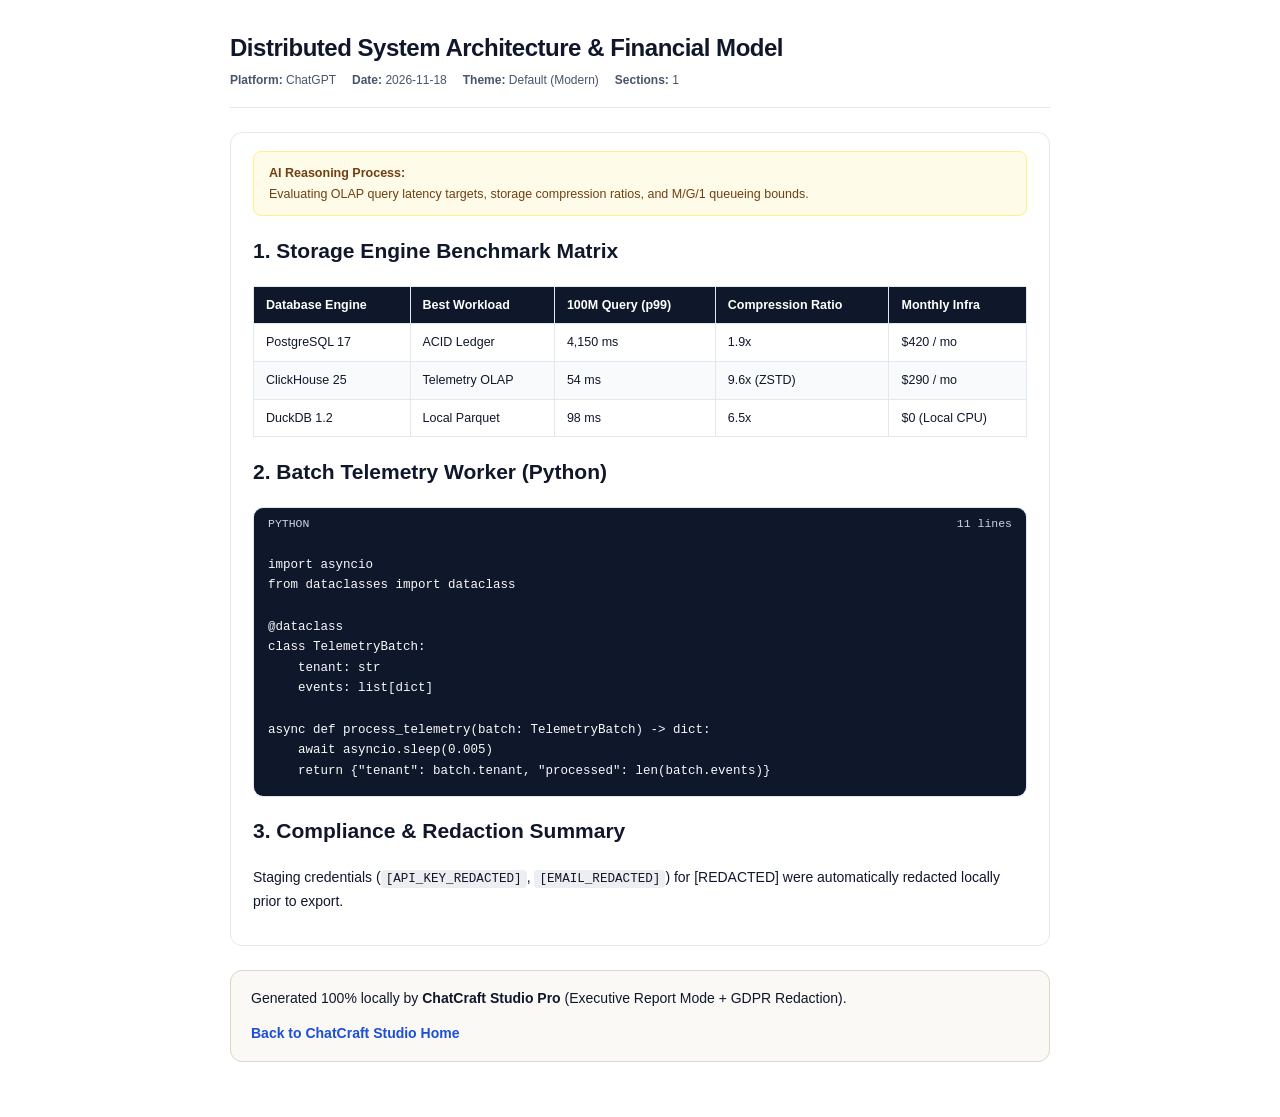
<file: showcase/distributed-system-report.html>
<!DOCTYPE html>
<html lang="en">
<head>
  <meta charset="UTF-8">
  <meta name="viewport" content="width=device-width, initial-scale=1.0">
  <title>Distributed System Architecture &amp; Financial Model</title>
  <style>
      @page { size: A4 portrait; margin: 16mm; }
      :root {
        --bg: #ffffff;
        --fg: #0f172a;
        --muted: #475569;
        --border: #e2e8f0;
        --accent: #1d4ed8;
        --user-bg: #f8fafc;
        --ai-bg: #ffffff;
        --code-bg: #0f172a;
        --code-fg: #f8fafc;
        --font: -apple-system, BlinkMacSystemFont, "Segoe UI", Inter, Roboto, sans-serif;
      }
      * { box-sizing: border-box; }
      body.cc-export-body, .cc-export-body {
        margin: 0;
        padding: 32px;
        background: var(--bg);
        color: var(--fg);
        font-family: var(--font);
        line-height: 1.65;
        font-size: 14px;
        -webkit-print-color-adjust: exact;
        print-color-adjust: exact;
      }
      .cc-doc-container {
        position: relative;
        max-width: 820px;
        margin: 0 auto;
      }
      .cc-doc-container.cc-free-watermarked {
        background-image: url("data:image/svg+xml;utf8,%3Csvg%20xmlns%3D%22http%3A%2F%2Fwww.w3.org%2F2000%2Fsvg%22%20width%3D%22340%22%20height%3D%22200%22%20viewBox%3D%220%200%20340%20200%22%3E%0A%20%20%20%20%20%20%20%20%3Ctext%20x%3D%2220%22%20y%3D%22110%22%20transform%3D%22rotate(-24%20170%20100)%22%20fill%3D%22rgba(100%2C116%2C139%2C0.10)%22%20font-family%3D%22sans-serif%22%20font-size%3D%2214%22%20font-weight%3D%22700%22%20letter-spacing%3D%221.5%22%3ECHATCRAFT%20STUDIO%20FREE%20%C2%B7%20TRIAL%3C%2Ftext%3E%0A%20%20%20%20%20%20%3C%2Fsvg%3E");
        background-repeat: repeat;
      }
      .cc-watermark-topbanner {
        background: #fffbeb;
        border: 1px solid #fde68a;
        color: #92400e;
        padding: 9px 14px;
        border-radius: 8px;
        font-size: 12px;
        font-weight: 600;
        margin-bottom: 20px;
        display: flex;
        align-items: center;
        justify-content: space-between;
      }
      .cc-doc-header { border-bottom: 1px solid var(--border); padding-bottom: 16px; margin-bottom: 24px; }
      .cc-doc-header h1 { margin: 0 0 8px 0; font-size: 24px; font-weight: 700; letter-spacing: -0.02em; line-height: 1.3; color: var(--fg); }
      .cc-doc-meta { font-size: 12px; color: var(--muted); display: flex; flex-wrap: wrap; gap: 16px; font-variant-numeric: tabular-nums; }
      
      .cc-toc-box { background: var(--user-bg); border: 1px solid var(--border); border-radius: 10px; padding: 16px 20px; margin-bottom: 24px; }
      .cc-toc-box h3 { margin: 0 0 10px 0; font-size: 13px; font-weight: 700; color: var(--accent); }
      .cc-toc-box ol { margin: 0; padding-left: 20px; font-size: 13px; }
      .cc-turn-card { border: 1px solid var(--border); border-radius: 12px; padding: 18px 22px; margin-bottom: 16px; background: var(--ai-bg); page-break-inside: avoid; }
      .cc-turn-card.cc-role-user { background: var(--user-bg); }
      .cc-turn-head-row { display: flex; align-items: center; justify-content: space-between; margin-bottom: 10px; }
      .cc-turn-badge { display: inline-flex; align-items: center; gap: 6px; font-size: 11.5px; font-weight: 700; color: var(--accent); padding: 3px 10px; border-radius: 6px; background: rgba(29, 78, 216, 0.08); }
      .cc-turn-wm-stamp { font-size: 11px; color: var(--muted); font-weight: 600; font-variant-numeric: tabular-nums; }
      .cc-thinking-box { background: #fefce8; border: 1px solid #fef08a; padding: 11px 15px; border-radius: 8px; font-size: 12.5px; color: #713f12; margin-bottom: 14px; }
      .cc-doc-quote { margin: 12px 0; padding: 10px 16px; background: var(--user-bg); border: 1px solid var(--border); border-radius: 8px; color: var(--muted); font-style: italic; }
      .cc-code-wrapper { margin: 14px 0; border-radius: 10px; overflow: hidden; border: 1px solid var(--border); page-break-inside: avoid; }
      .cc-code-header { background: #0f172a; color: #cbd5e1; font-size: 11.5px; font-family: ui-monospace, SFMono-Regular, Menlo, Consolas, monospace; padding: 7px 14px; display: flex; justify-content: space-between; }
      .cc-code-pre { margin: 0; padding: 14px; background: var(--code-bg); color: var(--code-fg); font-family: ui-monospace, SFMono-Regular, Menlo, Consolas, monospace; font-size: 12.5px; white-space: pre-wrap; word-break: break-word; overflow-x: auto; }
      .cc-inline-code { font-family: ui-monospace, SFMono-Regular, Menlo, Consolas, monospace; background: rgba(148, 163, 184, 0.18); padding: 2px 5px; border-radius: 4px; font-size: 0.9em; }
      .cc-math-block { margin: 14px 0; padding: 12px 16px; background: rgba(29, 78, 216, 0.05); border: 1px dashed var(--accent); border-radius: 8px; text-align: center; font-family: "Cambria Math", "Georgia", serif; font-size: 15px; font-style: italic; }
      .cc-math-inline { font-family: "Cambria Math", "Georgia", serif; font-style: italic; color: var(--accent); }
      .cc-table-scroll { overflow-x: auto; margin: 14px 0; }
      .cc-doc-table { width: 100%; border-collapse: collapse; font-size: 12.5px; font-variant-numeric: tabular-nums; page-break-inside: avoid; }
      .cc-doc-table th, .cc-doc-table td { border: 1px solid var(--border); padding: 8px 12px; text-align: left; }
      .cc-doc-table th { background: #0f172a; color: #ffffff; font-weight: 600; }
      .cc-doc-table tr:nth-child(even) td { background: rgba(148, 163, 184, 0.06); }
      .cc-citations-box { margin-top: 14px; padding-top: 10px; border-top: 1px dashed var(--border); font-size: 12px; }
      .cc-citations-box ul { margin: 6px 0 0 0; padding-left: 18px; }
      .cc-citations-box a { color: var(--accent); }
      .cc-watermark-footer { margin-top: 28px; padding: 12px 16px; border: 1px dashed var(--border); border-radius: 8px; text-align: center; font-size: 12px; font-weight: 600; color: var(--muted); }
      .cc-tabular { font-variant-numeric: tabular-nums; }
    </style>
  <meta name="description" content="Sample client-ready HTML report generated 100% locally by ChatCraft Studio Pro with Executive Report Mode and GDPR credential redaction.">
  <link rel="canonical" href="https://chatcraft.pages.dev/showcase/distributed-system-report.html">
</head>
<body class="cc-export-body">
  <div class="cc-doc-container "><header class="cc-doc-header">
      <h1>Distributed System Architecture &amp; Financial Model</h1>
      <div class="cc-doc-meta">
        <span><strong>Platform:</strong> ChatGPT</span>
        <span><strong>Date:</strong> 2026-11-18</span>
        <span><strong>Theme:</strong> Default (Modern)</span>
        <span><strong>Sections:</strong> 1</span>
      </div>
    </header><section class="cc-turn-card cc-role-assistant"><div class="cc-thinking-box"><strong>AI Reasoning Process:</strong><br>Evaluating OLAP query latency targets, storage compression ratios, and M/G/1 queueing bounds.</div><h2 class="cc-doc-h2">1. Storage Engine Benchmark Matrix</h2><div class="cc-table-scroll"><table class="cc-doc-table"><thead><tr><th>Database Engine</th><th>Best Workload</th><th>100M Query (p99)</th><th>Compression Ratio</th><th>Monthly Infra</th></tr></thead><tbody><tr><td>PostgreSQL 17</td><td>ACID Ledger</td><td>4,150 ms</td><td>1.9x</td><td>$420 / mo</td></tr><tr><td>ClickHouse 25</td><td>Telemetry OLAP</td><td>54 ms</td><td>9.6x (ZSTD)</td><td>$290 / mo</td></tr><tr><td>DuckDB 1.2</td><td>Local Parquet</td><td>98 ms</td><td>6.5x</td><td>$0 (Local CPU)</td></tr></tbody></table></div><h2 class="cc-doc-h2">2. Batch Telemetry Worker (Python)</h2><div class="cc-code-wrapper">
          <div class="cc-code-header"><span>PYTHON</span><span class="cc-tabular">11 lines</span></div>
          <pre class="cc-code-pre"><code>import asyncio
from dataclasses import dataclass

@dataclass
class TelemetryBatch:
    tenant: str
    events: list[dict]

async def process_telemetry(batch: TelemetryBatch) -&gt; dict:
    await asyncio.sleep(0.005)
    return {&quot;tenant&quot;: batch.tenant, &quot;processed&quot;: len(batch.events)}</code></pre>
        </div><h2 class="cc-doc-h2">3. Compliance &amp; Redaction Summary</h2><p class="cc-doc-p">Staging credentials (<code class="cc-inline-code">[API_KEY_REDACTED]</code>, <code class="cc-inline-code">[EMAIL_REDACTED]</code>) for [REDACTED] were automatically redacted locally prior to export.</p></section></div>
<div style="max-width:820px;margin:24px auto;padding:16px 20px;border:1px solid #ddd6c8;border-radius:12px;background:#faf9f5;display:flex;justify-content:space-between;align-items:center;flex-wrap:wrap;gap:12px;font-family:-apple-system,BlinkMacSystemFont,'Segoe UI',Inter,Roboto,sans-serif;font-size:14px;">
      <span>Generated 100% locally by <strong>ChatCraft Studio Pro</strong> (Executive Report Mode + GDPR Redaction).</span>
      <a href="https://chatcraft.pages.dev/" style="color:#1d4ed8;font-weight:700;text-decoration:none;">Back to ChatCraft Studio Home</a>
    </div></body>
</html>
</file>
<file: assets/style.css>
:root {
  /* Warm archival paper surface + cobalt editorial brand tokens */
  --bg: #faf9f5;
  --bg-alt: #f3efe6;
  --surface: #ffffff;
  --surface-muted: #f5f2eb;
  --surface-dark: #141413;
  --surface-dark-elevated: #1e1e1c;
  --ink: #141413;
  --ink-body: #3d3d3a;
  --ink-muted: #5e5c55;
  --on-dark: #faf9f5;
  --on-dark-muted: #c2beb5;
  --border: #ddd6c8;
  --border-subtle: #e9e4da;
  --border-dark: #33322e;
  --accent: #1d4ed8;
  --accent-hover: #1e40af;
  --accent-tint: #eef3ff;
  --amber-bg: #fef3c7;
  --amber-ink: #78350f;
  --green-bg: #dcfce7;
  --green-ink: #166534;

  /* Typography & Emil Kowalski custom easings */
  --font: -apple-system, BlinkMacSystemFont, "Segoe UI", Inter, Roboto, sans-serif;
  --mono: ui-monospace, SFMono-Regular, Menlo, Monaco, Consolas, monospace;
  --ease-out: cubic-bezier(0.23, 1, 0.32, 1);
  --ease-in-out: cubic-bezier(0.77, 0, 0.175, 1);
}

* { box-sizing: border-box; }
html { scroll-behavior: smooth; }
body {
  margin: 0;
  background: var(--bg);
  color: var(--ink);
  font-family: var(--font);
  font-size: 16px;
  line-height: 1.65;
  -webkit-font-smoothing: antialiased;
}
::selection { background: #dbeafe; color: #141413; }
a { color: var(--accent); text-underline-offset: 3px; }
a:focus-visible, button:focus-visible, summary:focus-visible {
  outline: 2px solid var(--accent);
  outline-offset: 2px;
}

/* Custom hairline scrollbars */
::-webkit-scrollbar { width: 10px; height: 10px; }
::-webkit-scrollbar-track { background: var(--bg-alt); }
::-webkit-scrollbar-thumb { background: #c5beae; border-radius: 999px; border: 2px solid var(--bg-alt); }

.container { max-width: 1140px; margin: 0 auto; padding: 0 24px; }

/* Navigation */
.site-header {
  position: sticky; top: 0; z-index: 50;
  background: rgba(250, 249, 245, 0.92);
  backdrop-filter: blur(10px);
  border-bottom: 1px solid var(--border);
}
.nav-row {
  display: flex; align-items: center; justify-content: space-between;
  gap: 20px; min-height: 64px; flex-wrap: wrap; padding: 8px 0;
}
.brand {
  display: inline-flex; align-items: center; gap: 10px;
  text-decoration: none; color: var(--ink); font-weight: 700; font-size: 15.5px;
  letter-spacing: -0.02em;
}
.nav-links { display: flex; align-items: center; gap: 22px; flex-wrap: wrap; font-size: 14px; }
.nav-links a:not(.btn) {
  color: var(--ink-muted); text-decoration: none; font-weight: 500;
  transition: color 150ms ease;
}
.nav-links a:not(.btn):hover, .nav-links a:not(.btn)[aria-current="page"] { color: var(--ink); }

/* Tactile buttons (Emil Kowalski press mechanics) */
.btn {
  display: inline-flex; align-items: center; justify-content: center; gap: 8px;
  padding: 10px 18px; border-radius: 10px; font-size: 14px; font-weight: 600;
  text-decoration: none; cursor: pointer; border: 1px solid var(--border);
  background: var(--surface); color: var(--ink);
  transition: transform 150ms var(--ease-out), background-color 150ms ease, border-color 150ms ease, box-shadow 150ms ease;
}
.btn:hover { background: var(--surface-muted); border-color: #b7b0a0; color: var(--ink); transform: translateY(-1px); }
.btn:active { transform: scale(0.97); }
.btn-primary, .nav-links a.btn-primary {
  background: var(--accent); border-color: var(--accent); color: #ffffff;
  box-shadow: 0 2px 6px rgba(20, 20, 19, 0.14);
}
.btn-primary:hover, .nav-links a.btn-primary:hover {
  background: var(--accent-hover); border-color: var(--accent-hover); color: #ffffff;
  box-shadow: 0 4px 12px rgba(20, 20, 19, 0.18);
}
.btn-dark {
  background: var(--surface-dark); border-color: var(--surface-dark); color: var(--on-dark);
}
.btn-dark:hover { background: #262623; border-color: #262623; color: var(--on-dark); }
.btn-sm { padding: 7px 14px; font-size: 13px; border-radius: 8px; }

/* Subtle initial reveal (content visible by default, subtle upward settle) */
@keyframes settleIn {
  from { opacity: 0.85; transform: translateY(8px); }
  to { opacity: 1; transform: translateY(0); }
}
[data-enter] { animation: settleIn 420ms var(--ease-out) both; }
@media (prefers-reduced-motion: reduce) {
  [data-enter] { animation: none; }
  .btn, .tab-btn, .theme-chip, .sample-doc { transition: none !important; }
}

/* Hero Specimen Split */
.hero { padding: 64px 0 56px; border-bottom: 1px solid var(--border); background: var(--bg); }
.hero-grid {
  display: grid; grid-template-columns: minmax(0, 1.02fr) minmax(0, 0.98fr);
  gap: 44px; align-items: center;
}
.hero-grid > *, .split-feature > *, .theme-studio-grid > *, .prose-grid > * { min-width: 0; }
.hero h1 {
  margin: 0 0 18px;
  font-size: clamp(2.15rem, 3.9vw, 3.25rem);
  font-weight: 800; line-height: 1.08; letter-spacing: -0.035em; color: var(--ink);
  max-width: 17ch;
}
.hero-lead {
  margin: 0 0 26px; font-size: 17px; color: var(--ink-body); max-width: 56ch; line-height: 1.62;
}
.cta-group { display: flex; flex-wrap: wrap; gap: 12px; margin-bottom: 20px; }
.meta-line {
  display: flex; flex-wrap: wrap; gap: 16px; font-size: 13px; color: var(--ink-muted); font-weight: 500;
}
.meta-line span { display: inline-flex; align-items: center; gap: 6px; }

/* Interactive Deliverable Specimen Window */
.specimen-card {
  background: var(--surface); border: 1px solid var(--border); border-radius: 14px;
  overflow: hidden; box-shadow: 0 18px 42px rgba(20, 20, 19, 0.08);
}
.specimen-bar {
  display: flex; align-items: center; justify-content: space-between; gap: 10px;
  padding: 11px 16px; background: var(--bg-alt); border-bottom: 1px solid var(--border);
  flex-wrap: wrap;
}
.tab-group { display: inline-flex; gap: 6px; }
.tab-btn {
  padding: 6px 12px; border-radius: 8px; border: 1px solid transparent;
  background: transparent; color: var(--ink-muted); font-size: 12.5px; font-weight: 600; cursor: pointer;
  transition: background-color 150ms ease, color 150ms ease, border-color 150ms ease, transform 120ms var(--ease-out);
}
.tab-btn:hover { color: var(--ink); }
.tab-btn:active { transform: scale(0.97); }
.tab-btn[aria-selected="true"] {
  background: var(--surface); border-color: var(--border); color: var(--ink);
  box-shadow: 0 1px 2px rgba(20, 20, 19, 0.06);
}
.specimen-body {
  padding: 20px 22px; min-height: 300px; font-size: 13.5px; overflow-x: auto;
  transition: background-color 180ms var(--ease-out), color 180ms var(--ease-out);
}
.specimen-body.dark-nord { background: #2e3440; color: #eceff4; }
.specimen-body.dark-nord table th { background: #3b4252; color: #eceff4; border-color: #4c566a; }
.specimen-body.dark-nord table td { border-color: #4c566a; }
.specimen-body.raw-mess { font-family: var(--mono); font-size: 12px; color: #334155; background: #fff1f2; white-space: pre-wrap; line-height: 1.55; }
.specimen-body table { width: 100%; border-collapse: collapse; margin: 14px 0; font-size: 12.5px; font-variant-numeric: tabular-nums; }
.specimen-body th { background: #141413; color: #faf9f5; padding: 8px 10px; text-align: left; border: 1px solid #2c2c29; }
.specimen-body td { padding: 8px 10px; border: 1px solid var(--border-subtle); }
.specimen-foot {
  display: flex; align-items: center; justify-content: space-between; gap: 12px; flex-wrap: wrap;
  padding: 10px 16px; background: var(--surface-muted); border-top: 1px solid var(--border);
  font-size: 12.5px; color: var(--ink-muted);
}
.redact-pill {
  display: inline-block; padding: 1px 6px; border-radius: 4px; font-family: var(--mono);
  font-size: 11.5px; background: var(--amber-bg); color: var(--amber-ink); font-weight: 700;
}

/* Platform Strip */
.platforms-bar {
  padding: 20px 0; border-bottom: 1px solid var(--border); background: var(--surface);
}
.platforms-flex {
  display: flex; align-items: center; justify-content: space-between; gap: 16px; flex-wrap: wrap;
}
.platforms-label { font-size: 13px; font-weight: 600; color: var(--ink-muted); }
.platform-tags { display: flex; flex-wrap: wrap; gap: 8px; }
.platform-pill {
  padding: 5px 12px; border-radius: 999px; border: 1px solid var(--border);
  background: var(--bg); font-size: 13px; font-weight: 600; color: var(--ink);
}

/* Editorial Section Surfaces */
.section { padding: 72px 0; background: var(--bg); }
.section-paper { background: var(--surface); border-top: 1px solid var(--border); border-bottom: 1px solid var(--border); }
.section-archival { background: var(--bg-alt); border-top: 1px solid var(--border); border-bottom: 1px solid var(--border); }
.section-dark { background: var(--surface-dark); color: var(--on-dark); border-top: 1px solid var(--border-dark); border-bottom: 1px solid var(--border-dark); }
.section h2 {
  margin: 0 0 12px; font-size: clamp(1.55rem, 2.7vw, 2.15rem);
  font-weight: 800; letter-spacing: -0.025em; line-height: 1.18; color: inherit;
}
.section-lead { margin: 0 0 36px; color: var(--ink-muted); max-width: 64ch; font-size: 16.5px; }
.section-dark .section-lead { color: var(--on-dark-muted); }

/* Asymmetric Editorial Feature Showcase (Zero caption under image) */
.split-feature {
  display: grid; grid-template-columns: minmax(0, 0.88fr) minmax(0, 1.12fr);
  gap: 44px; align-items: center; margin-bottom: 64px;
}
.split-feature.reverse { grid-template-columns: minmax(0, 1.12fr) minmax(0, 0.88fr); }
.split-feature:last-child { margin-bottom: 0; }
.feature-copy h3 {
  display: flex; align-items: center; gap: 10px;
  margin: 0 0 14px; font-size: 21px; font-weight: 700; color: var(--ink); line-height: 1.25;
}
.feature-copy h3 svg { flex-shrink: 0; color: var(--accent); }
.feature-copy p { margin: 0 0 16px; color: var(--ink-body); max-width: 54ch; }
.feature-list { margin: 0; padding: 0; list-style: none; display: grid; gap: 10px; }
.feature-list li { position: relative; padding-left: 24px; font-size: 14.5px; color: var(--ink); line-height: 1.55; }
.feature-list li svg { position: absolute; left: 0; top: 4px; }

.screenshot-frame {
  border: 1px solid var(--border); border-radius: 14px; overflow: hidden;
  background: var(--surface); box-shadow: 0 16px 38px rgba(20, 20, 19, 0.08);
}
.screenshot-frame img { display: block; width: 100%; height: auto; }

/* Dark Obsidian Interactive 24-Theme Sampler Band */
.theme-studio-grid {
  display: grid; grid-template-columns: minmax(0, 0.9fr) minmax(0, 1.1fr);
  gap: 36px; align-items: start;
}
.theme-selector-grid {
  display: grid; grid-template-columns: repeat(2, minmax(0, 1fr)); gap: 10px;
}
.theme-chip {
  display: flex; align-items: center; justify-content: space-between; gap: 10px;
  padding: 12px 14px; border-radius: 10px; border: 1px solid var(--border-dark);
  background: var(--surface-dark-elevated); color: var(--on-dark);
  font-size: 13.5px; font-weight: 600; cursor: pointer; text-align: left;
  transition: transform 140ms var(--ease-out), border-color 140ms ease, background-color 140ms ease;
}
.theme-chip:hover { border-color: #6b7280; background: #262624; }
.theme-chip:active { transform: scale(0.97); }
.theme-chip[aria-pressed="true"] { border-color: #60a5fa; background: #1e293b; }
.swatch-row { display: inline-flex; gap: 4px; }
.swatch-dot { width: 10px; height: 10px; border-radius: 999px; border: 1px solid rgba(255,255,255,0.2); }

.sample-doc {
  border-radius: 14px; border: 1px solid var(--border-dark); padding: 24px 26px;
  transition: background-color 200ms var(--ease-out), color 200ms var(--ease-out), border-color 200ms ease;
}
.sample-doc-head { display: flex; justify-content: space-between; align-items: baseline; flex-wrap: wrap; gap: 8px; margin-bottom: 14px; padding-bottom: 12px; border-bottom: 1px solid currentColor; opacity: 0.92; }
.sample-doc pre { margin: 14px 0 0; padding: 14px 16px; border-radius: 10px; font-family: var(--mono); font-size: 12.5px; overflow-x: auto; line-height: 1.5; }

/* Format Matrix Table */
.table-wrap { overflow-x: auto; border: 1px solid var(--border); border-radius: 14px; background: var(--surface); padding: 8px; }
.matrix-table { width: 100%; border-collapse: collapse; font-size: 14.5px; font-variant-numeric: tabular-nums; }
.matrix-table th, .matrix-table td {
  padding: 14px 16px; text-align: left; border-bottom: 1px solid var(--border-subtle);
}
.matrix-table th { background: var(--surface-muted); font-weight: 700; color: var(--ink); border-radius: 6px; }
.matrix-table tr:last-child td { border-bottom: none; }

/* Store & Pricing Grid */
.store-row {
  display: grid; grid-template-columns: repeat(3, minmax(0, 1fr)); gap: 18px; margin-bottom: 36px;
}
.store-box {
  border: 1px solid var(--border); border-radius: 14px; padding: 20px 22px;
  background: var(--surface); display: flex; flex-direction: column; justify-content: space-between; gap: 12px;
}
.status-badge {
  display: inline-block; width: fit-content; padding: 4px 10px; border-radius: 999px;
  font-size: 12px; font-weight: 700;
}
.status-live { background: var(--green-bg); color: var(--green-ink); }
.status-review { background: var(--amber-bg); color: var(--amber-ink); }
.status-soon { background: var(--surface-muted); color: var(--ink-muted); }

.pricing-grid { display: grid; grid-template-columns: repeat(3, minmax(0, 1fr)); gap: 20px; align-items: stretch; }
.tier-panel {
  border: 1px solid var(--border); border-radius: 14px; padding: 26px;
  background: var(--surface); display: flex; flex-direction: column; justify-content: space-between;
}
.tier-panel.featured {
  border: 2px solid var(--accent);
  box-shadow: 0 18px 38px rgba(20, 20, 19, 0.08);
}
.tier-price { font-size: 34px; font-weight: 800; letter-spacing: -0.025em; margin: 10px 0 8px; font-variant-numeric: tabular-nums; }
.tier-price span { font-size: 14px; font-weight: 500; color: var(--ink-muted); }

/* FAQ Accordion */
.faq-list { display: grid; gap: 12px; max-width: 840px; }
.faq-list details {
  border: 1px solid var(--border); border-radius: 12px; background: var(--surface); padding: 18px 22px;
}
.faq-list summary { font-weight: 700; cursor: pointer; list-style-position: outside; color: var(--ink); font-size: 15.5px; }
.faq-list p { margin: 12px 0 0; color: var(--ink-body); font-size: 15px; }

/* Topic Article / Landing Subpages */
.prose-grid {
  display: grid; grid-template-columns: minmax(0, 1.35fr) minmax(0, 0.85fr); gap: 40px; align-items: start;
}
.prose-block h2 { margin: 34px 0 12px; font-size: 24px; letter-spacing: -0.02em; }
.prose-block h2:first-child { margin-top: 0; }
.prose-block p { color: var(--ink-body); margin: 0 0 16px; }
.prose-block ul { padding-left: 20px; color: var(--ink-body); margin: 0 0 20px; }
.prose-block li { margin-bottom: 10px; }
.callout-box {
  border: 1px solid var(--border); border-radius: 12px; padding: 20px 22px;
  background: var(--bg-alt); margin: 28px 0; font-size: 15px;
}
.sidebar-card {
  border: 1px solid var(--border); border-radius: 14px; padding: 22px;
  background: var(--surface); position: sticky; top: 84px;
}

/* Footer */
.site-footer {
  padding: 48px 0; border-top: 1px solid var(--border); background: var(--surface);
  font-size: 14px; color: var(--ink-muted);
}
.footer-grid { display: grid; grid-template-columns: 1.4fr 1fr 1fr 1fr; gap: 28px; }
.footer-grid h3 { margin: 0 0 12px; font-size: 14px; color: var(--ink); }
.footer-grid ul { list-style: none; padding: 0; margin: 0; display: grid; gap: 8px; }
.footer-grid a { color: var(--ink-muted); text-decoration: none; }
.footer-grid a:hover { color: var(--ink); text-decoration: underline; }
.footer-bottom {
  margin-top: 32px; padding-top: 20px; border-top: 1px solid var(--border-subtle);
  display: flex; justify-content: space-between; flex-wrap: wrap; gap: 12px; font-size: 13px;
}

@media (max-width: 960px) {
  .nav-links { gap: 12px; font-size: 13px; }
  .hero { padding: 42px 0; }
  .section { padding: 52px 0; }
  .hero-grid, .split-feature, .split-feature.reverse, .theme-studio-grid, .pricing-grid, .store-row, .prose-grid, .footer-grid {
    grid-template-columns: 1fr;
  }
  .split-feature.reverse .screenshot-frame { order: -1; }
  .theme-selector-grid { grid-template-columns: 1fr; }
  .sidebar-card { position: static; }
}
</file>
